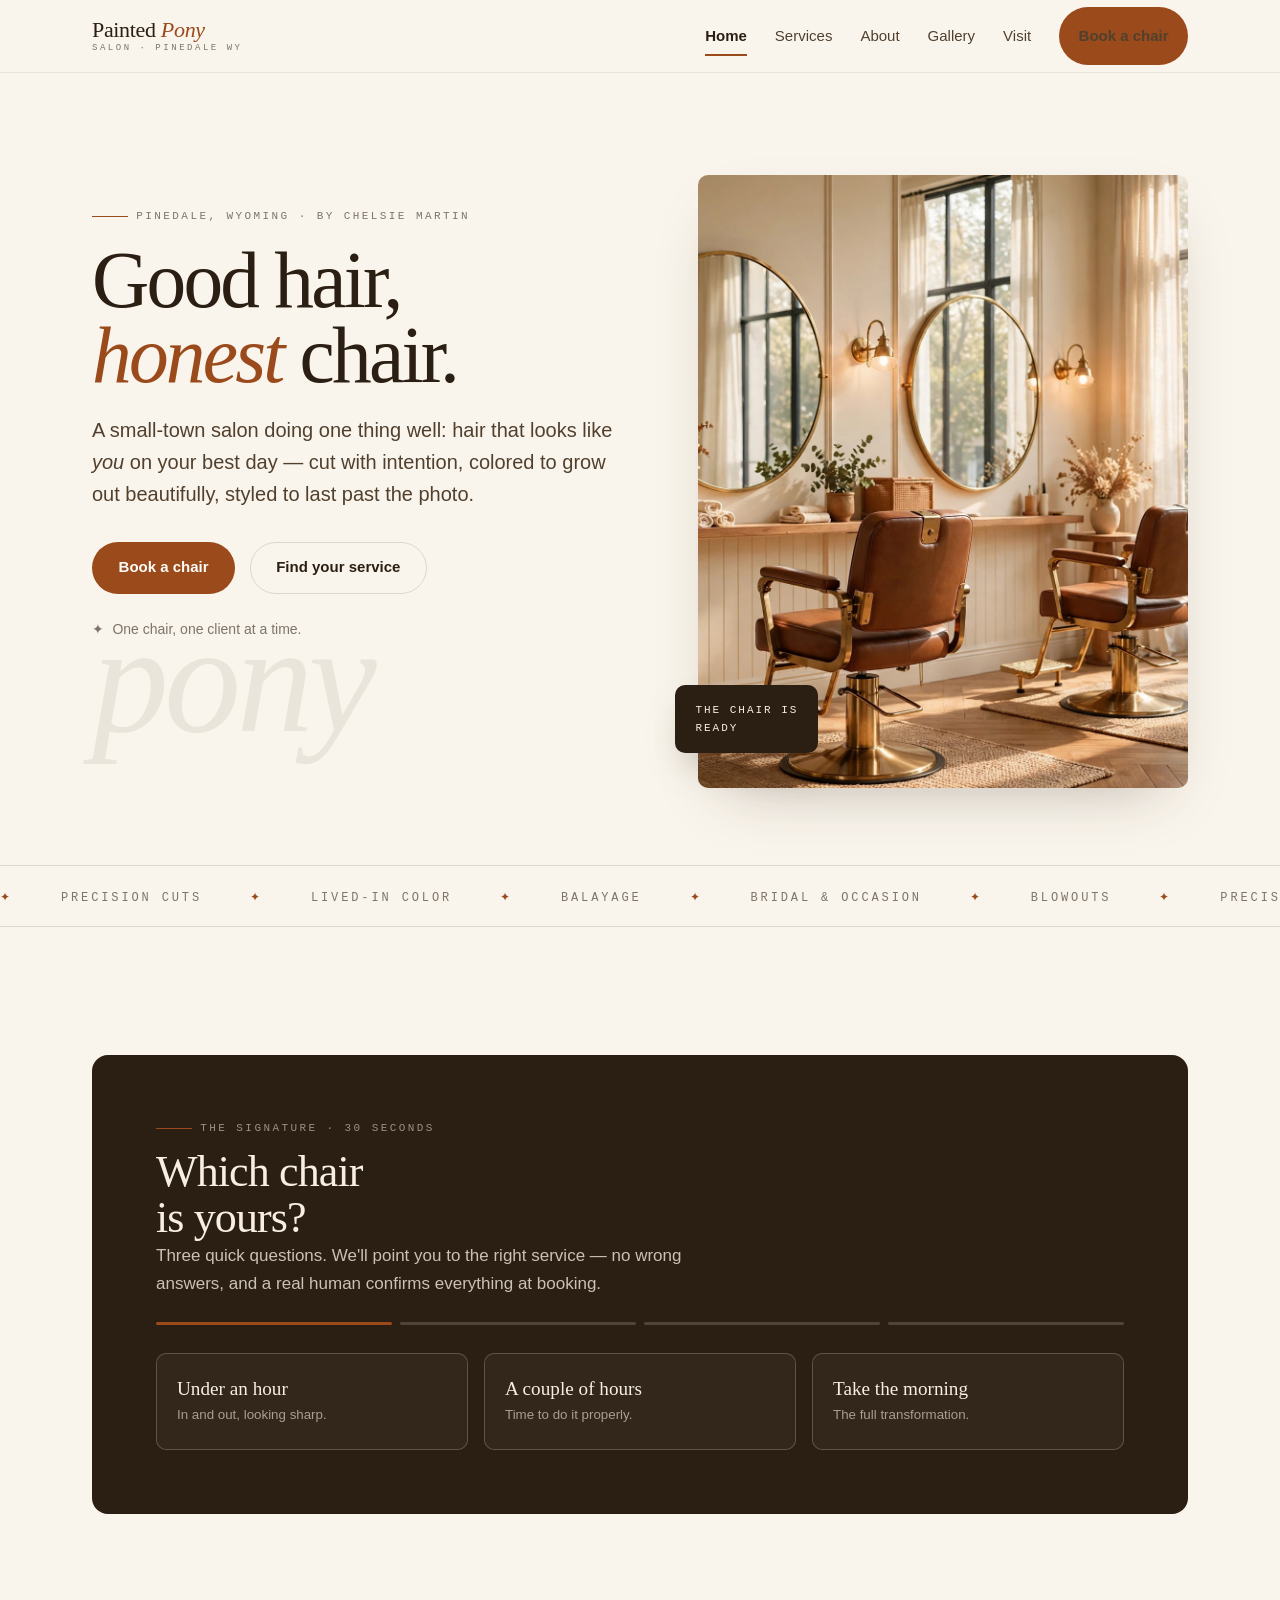
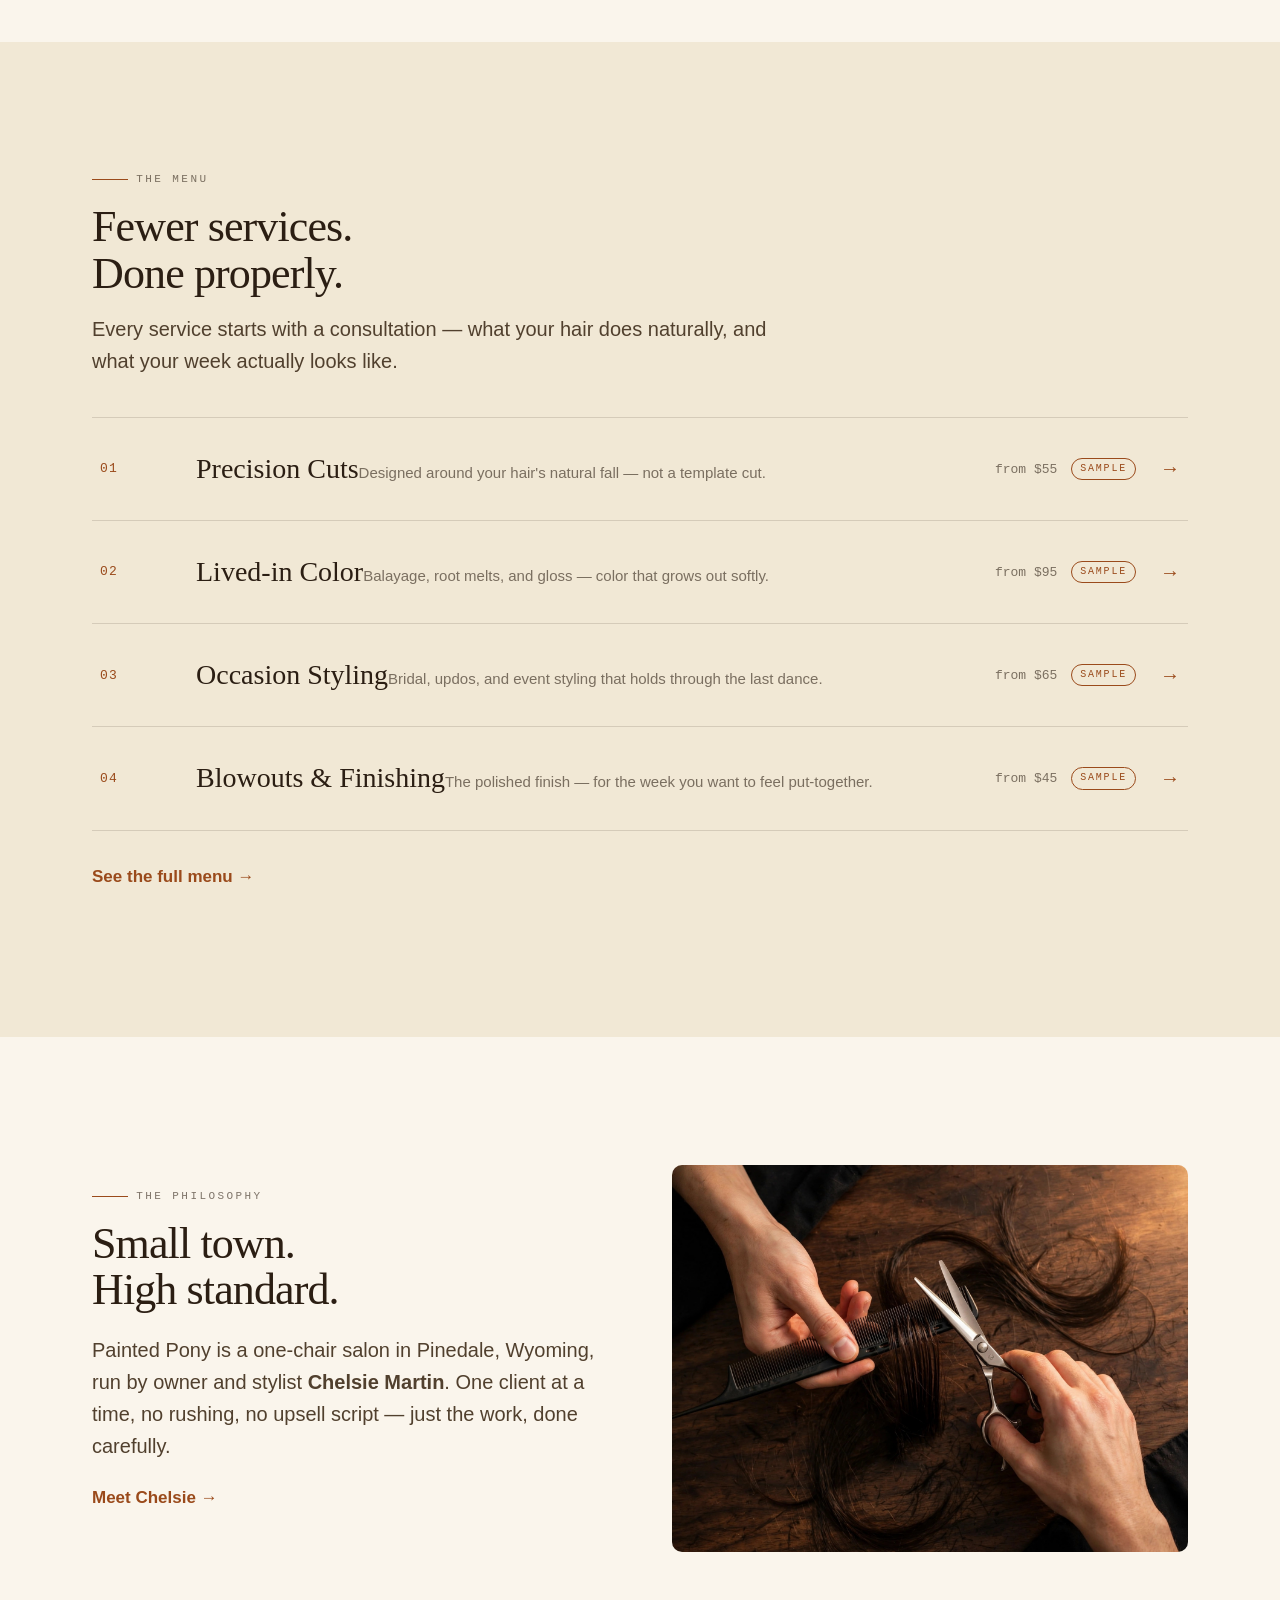
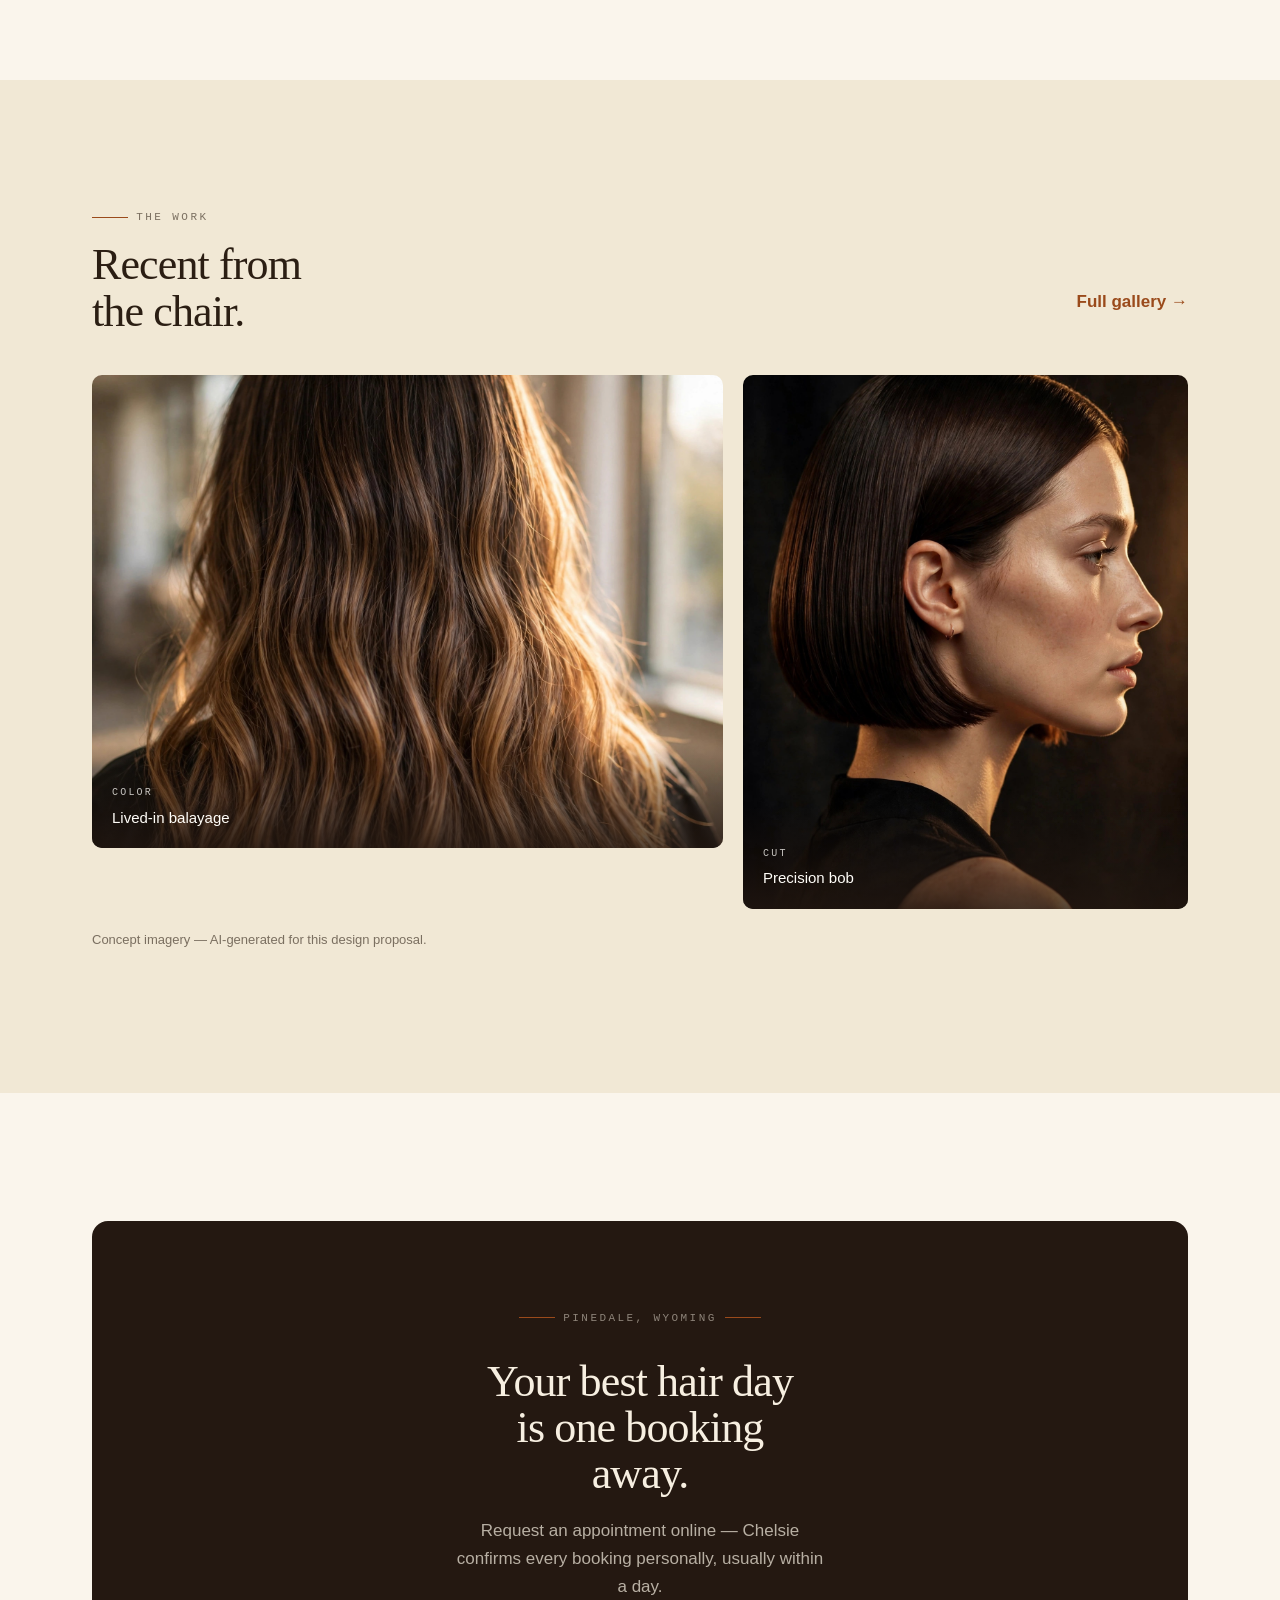
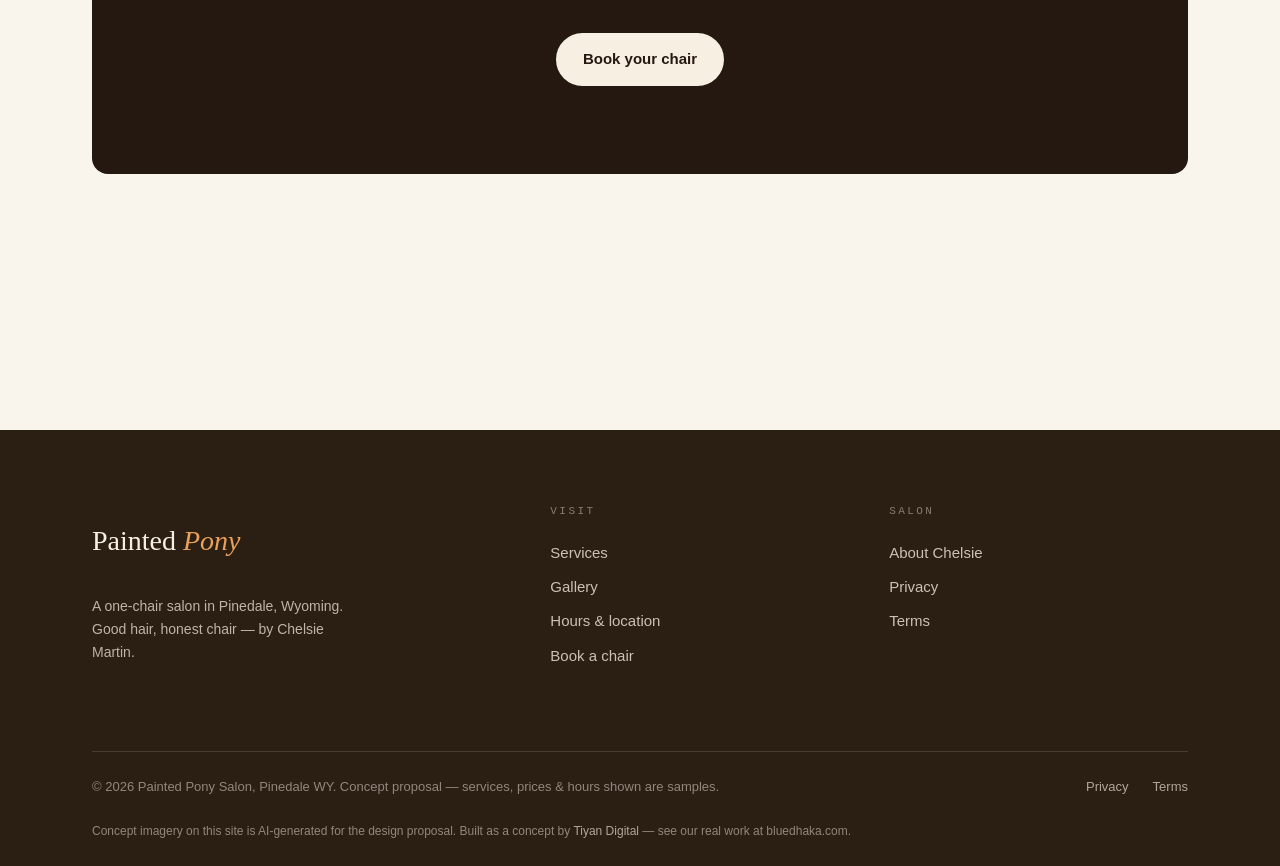
<file: index.html>
<!DOCTYPE html>
<html lang="en">
<head>
<meta charset="utf-8">
<meta name="viewport" content="width=device-width, initial-scale=1">
<title>Painted Pony Salon — Hair Salon in Pinedale, Wyoming</title>
<meta name="description" content="Painted Pony Salon in Pinedale, WY. Precision cuts, lived-in color, and occasion styling by Chelsie Martin. See the work, find your service, book your chair.">
<meta property="og:title" content="Painted Pony Salon — Pinedale, Wyoming">
<meta property="og:description" content="Precision cuts, lived-in color, occasion styling. Good hair, honest chair.">
<meta property="og:type" content="website">
<link rel="stylesheet" href="assets/css/site.css">
<script src="assets/js/config.js" defer></script>
<script src="assets/js/site.js" defer></script>
</head>
<body>
<!-- BUSINESS NAME: "Painted Pony Salon" — single source in assets/js/config.js (BUSINESS.name); mirrored here so the page renders without JavaScript. -->

<header class="site-head">
  <div class="wrap bar">
    <a class="brand" href="index.html" aria-label="Painted Pony Salon — home">
      <span class="word">Painted <em>Pony</em></span>
      <span class="sub">SALON · PINEDALE WY</span>
    </a>
    <button class="nav-toggle" aria-expanded="false" aria-controls="main-nav" aria-label="Open menu">☰</button>
    <nav class="nav" id="main-nav" aria-label="Main">
      <a href="index.html" aria-current="page">Home</a>
      <a href="services.html">Services</a>
      <a href="about.html">About</a>
      <a href="gallery.html">Gallery</a>
      <a href="visit.html">Visit</a>
      <a href="visit.html#book" class="btn btn-primary btn-sm">Book a chair</a>
    </nav>
  </div>
</header>

<main>
  <!-- HERO -->
  <section class="hero">
    <div class="wrap hero-grid">
      <div class="hero-copy">
        <p class="eyebrow rv">Pinedale, Wyoming · by Chelsie Martin</p>
        <h1 class="display rv d1">Good hair,<br><em>honest</em> chair.</h1>
        <p class="lede rv d2">A small-town salon doing one thing well: hair that looks like <em>you</em> on your best day — cut with intention, colored to grow out beautifully, styled to last past the photo.</p>
        <div class="hero-ctas rv d3">
          <a href="visit.html#book" class="btn btn-primary">Book a chair</a>
          <a href="#finder" class="btn btn-ghost">Find your service</a>
        </div>
        <p class="hero-note rv d4"><span aria-hidden="true">✦</span> One chair, one client at a time.</p>
        <div class="ghost-word" aria-hidden="true">pony</div>
      </div>
      <div class="hero-media rv d2">
        <div class="frame">
          <img src="assets/img/hero-interior.jpg" alt="Sunlit interior of Painted Pony Salon with leather styling chairs and brass fixtures" width="1920" height="1280" fetchpriority="high">
        </div>
        <div class="stamp">The chair is<br>ready</div>
      </div>
    </div>
  </section>

  <!-- QUIET STRIP -->
  <div class="strip" aria-hidden="true">
    <div class="track">
      <span><i>✦</i>Precision cuts</span><span><i>✦</i>Lived-in color</span><span><i>✦</i>Balayage</span><span><i>✦</i>Bridal &amp; occasion</span><span><i>✦</i>Blowouts</span>
      <span><i>✦</i>Precision cuts</span><span><i>✦</i>Lived-in color</span><span><i>✦</i>Balayage</span><span><i>✦</i>Bridal &amp; occasion</span><span><i>✦</i>Blowouts</span>
    </div>
  </div>

  <!-- SIGNATURE: THE CHAIR QUIZ -->
  <section id="finder">
    <div class="wrap">
      <div class="quiz rv" id="chair-quiz">
        <p class="eyebrow">The signature · 30 seconds</p>
        <h2 class="h2">Which chair<br>is yours?</h2>
        <p class="measure">Three quick questions. We'll point you to the right service — no wrong answers, and a real human confirms everything at booking.</p>
        <div class="quiz-progress" aria-hidden="true"><i class="on"></i><i></i><i></i><i></i></div>

        <div class="quiz-step active" data-step="0">
          <div class="quiz-opts" role="group" aria-label="How much time do you have?">
            <button class="quiz-opt" data-q="time" data-a="quick"><strong>Under an hour</strong><small>In and out, looking sharp.</small></button>
            <button class="quiz-opt" data-q="time" data-a="some"><strong>A couple of hours</strong><small>Time to do it properly.</small></button>
            <button class="quiz-opt" data-q="time" data-a="day"><strong>Take the morning</strong><small>The full transformation.</small></button>
          </div>
        </div>

        <div class="quiz-step" data-step="1">
          <div class="quiz-opts" role="group" aria-label="What are you after?">
            <button class="quiz-opt" data-q="vibe" data-a="cut"><strong>Shape &amp; cut</strong><small>Fix the silhouette.</small></button>
            <button class="quiz-opt" data-q="vibe" data-a="color"><strong>Color</strong><small>Dimension, brightness, change.</small></button>
            <button class="quiz-opt" data-q="vibe" data-a="event"><strong>An occasion</strong><small>Wedding, photos, big night.</small></button>
          </div>
          <button class="quiz-back" data-back="0">← back</button>
        </div>

        <div class="quiz-step" data-step="2">
          <div class="quiz-opts" role="group" aria-label="How much upkeep do you want?">
            <button class="quiz-opt" data-q="maint" data-a="low"><strong>Low upkeep</strong><small>Grows out gracefully.</small></button>
            <button class="quiz-opt" data-q="maint" data-a="mid"><strong>Some upkeep</strong><small>Regular trims are fine.</small></button>
            <button class="quiz-opt" data-q="maint" data-a="high"><strong>High polish</strong><small>I'll keep the appointments.</small></button>
          </div>
          <button class="quiz-back" data-back="1">← back</button>
        </div>

        <div class="quiz-step" data-step="3">
          <div class="quiz-result" data-result>
            <p class="meta">Your match · <span data-price>from $55 · 1 hr</span> · sample pricing</p>
            <p class="svc">Precision Cut</p>
            <p class="why">A cut designed around your hair's natural fall and your routine.</p>
            <div style="display:flex;flex-wrap:wrap;gap:.9rem;margin-top:1.5rem">
              <a href="visit.html#book" class="btn btn-light" data-book>Book Precision Cut</a>
              <button class="btn btn-ghost" data-restart style="color:var(--dark-ink);border-color:rgba(247,239,225,.35)">Start over</button>
            </div>
          </div>
        </div>
      </div>
    </div>
  </section>

  <!-- SERVICES — editorial numbered list -->
  <section class="band">
    <div class="wrap">
      <p class="eyebrow rv">The menu</p>
      <h2 class="h2 rv d1" style="max-width:14ch;margin-top:1rem">Fewer services.<br>Done properly.</h2>
      <p class="lede rv d2" style="margin-top:1rem">Every service starts with a consultation — what your hair does naturally, and what your week actually looks like.</p>
      <div class="svc-list rv d3">
        <a class="svc-row" href="services.html#cuts">
          <span class="num">01</span>
          <span><span class="name">Precision Cuts</span><span class="desc">Designed around your hair's natural fall — not a template cut.</span></span>
          <span class="from">from $55 <span class="sample">sample</span></span>
          <span class="go" aria-hidden="true">→</span>
        </a>
        <a class="svc-row" href="services.html#color">
          <span class="num">02</span>
          <span><span class="name">Lived-in Color</span><span class="desc">Balayage, root melts, and gloss — color that grows out softly.</span></span>
          <span class="from">from $95 <span class="sample">sample</span></span>
          <span class="go" aria-hidden="true">→</span>
        </a>
        <a class="svc-row" href="services.html#occasion">
          <span class="num">03</span>
          <span><span class="name">Occasion Styling</span><span class="desc">Bridal, updos, and event styling that holds through the last dance.</span></span>
          <span class="from">from $65 <span class="sample">sample</span></span>
          <span class="go" aria-hidden="true">→</span>
        </a>
        <a class="svc-row" href="services.html#finish">
          <span class="num">04</span>
          <span><span class="name">Blowouts &amp; Finishing</span><span class="desc">The polished finish — for the week you want to feel put-together.</span></span>
          <span class="from">from $45 <span class="sample">sample</span></span>
          <span class="go" aria-hidden="true">→</span>
        </a>
      </div>
      <p class="rv d4" style="margin-top:2rem"><a class="link-arrow" href="services.html">See the full menu →</a></p>
    </div>
  </section>

  <!-- PHILOSOPHY -->
  <section>
    <div class="wrap">
      <div class="info-grid" style="align-items:center">
        <div>
          <p class="eyebrow rv">The philosophy</p>
          <h2 class="h2 rv d1" style="margin-top:1rem">Small town.<br>High standard.</h2>
          <p class="lede rv d2" style="margin-top:1.25rem">Painted Pony is a one-chair salon in Pinedale, Wyoming, run by owner and stylist <strong>Chelsie Martin</strong>. One client at a time, no rushing, no upsell script — just the work, done carefully.</p>
          <p class="rv d3"><a class="link-arrow" href="about.html">Meet Chelsie →</a></p>
        </div>
        <div class="rv d2">
          <div class="g-item" style="aspect-ratio:4/3">
            <img src="assets/img/about-craft.jpg" alt="Stylist's hands sectioning hair with scissors and comb" width="1920" height="1280" loading="lazy">
          </div>
        </div>
      </div>
    </div>
  </section>

  <!-- GALLERY PREVIEW -->
  <section class="band" style="padding-top:clamp(4.5rem,10vw,8rem)">
    <div class="wrap">
      <div style="display:flex;justify-content:space-between;align-items:end;gap:1rem;flex-wrap:wrap">
        <div>
          <p class="eyebrow rv">The work</p>
          <h2 class="h2 rv d1" style="margin-top:1rem">Recent from<br>the chair.</h2>
        </div>
        <p class="rv d2"><a class="link-arrow" href="gallery.html">Full gallery →</a></p>
      </div>
      <div class="g-grid rv d3" style="margin-top:2.5rem">
        <figure class="g-item g-a" style="margin:0">
          <img src="assets/img/gallery-balayage.jpg" alt="Long hair with soft caramel balayage, back view" width="1920" height="1280" loading="lazy">
          <figcaption><span class="tag">Color</span>Lived-in balayage</figcaption>
        </figure>
        <figure class="g-item g-b" style="margin:0">
          <img src="assets/img/gallery-bob.jpg" alt="Sleek precision bob haircut, side profile" width="1280" height="1920" loading="lazy">
          <figcaption><span class="tag">Cut</span>Precision bob</figcaption>
        </figure>
      </div>
      <p class="rv" style="margin-top:1.25rem;font-size:.8125rem;color:var(--muted)">Concept imagery — AI-generated for this design proposal.</p>
    </div>
  </section>

  <!-- CLOSING -->
  <section>
    <div class="wrap">
      <div class="closing rv">
        <p class="eyebrow center">Pinedale, Wyoming</p>
        <h2 class="h2">Your best hair day<br>is one booking away.</h2>
        <p>Request an appointment online — Chelsie confirms every booking personally, usually within a day.</p>
        <a href="visit.html#book" class="btn btn-light">Book your chair</a>
      </div>
    </div>
  </section>
</main>

<footer class="site-foot">
  <div class="wrap">
    <div class="foot-top">
      <div class="foot-brand">
        <p class="word">Painted <em>Pony</em></p>
        <p>A one-chair salon in Pinedale, Wyoming. Good hair, honest chair — by Chelsie Martin.</p>
      </div>
      <div class="foot-col">
        <h4>Visit</h4>
        <a href="services.html">Services</a>
        <a href="gallery.html">Gallery</a>
        <a href="visit.html">Hours &amp; location</a>
        <a href="visit.html#book">Book a chair</a>
      </div>
      <div class="foot-col">
        <h4>Salon</h4>
        <a href="about.html">About Chelsie</a>
        <a href="privacy.html">Privacy</a>
        <a href="terms.html">Terms</a>
      </div>
    </div>
    <div class="foot-bottom">
      <span>© <span data-year>2026</span> <span data-biz="name">Painted Pony Salon</span>, Pinedale WY. Concept proposal — services, prices &amp; hours shown are samples.</span>
      <span class="legal">
        <a href="privacy.html">Privacy</a>
        <a href="terms.html">Terms</a>
      </span>
    </div>
    <div class="foot-bottom" style="border-top:0;padding-top:0">
      <span style="font-size:.75rem">Concept imagery on this site is AI-generated for the design proposal. Built as a concept by <a href="https://bluedhaka.com" rel="noopener">Tiyan Digital</a> — see our real work at bluedhaka.com.</span>
    </div>
  </div>
</footer>
</body>
</html>
</file>
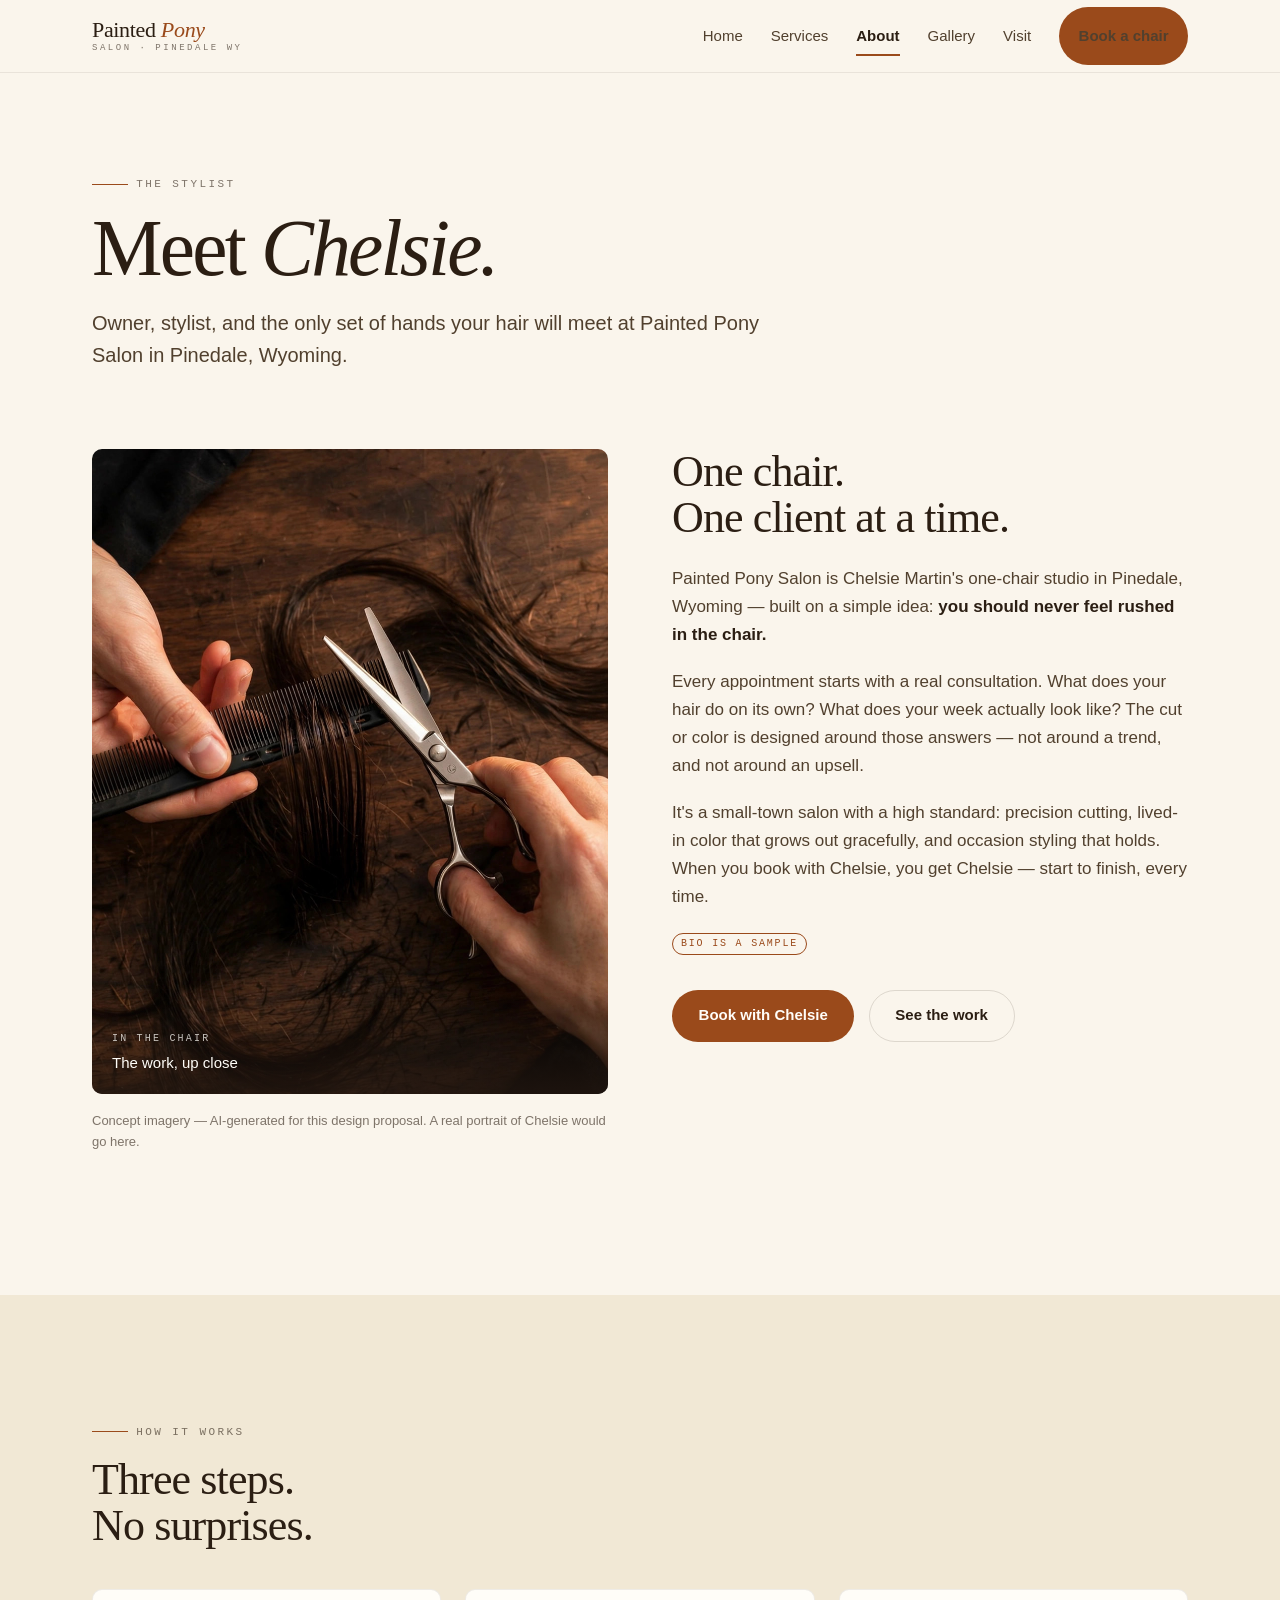
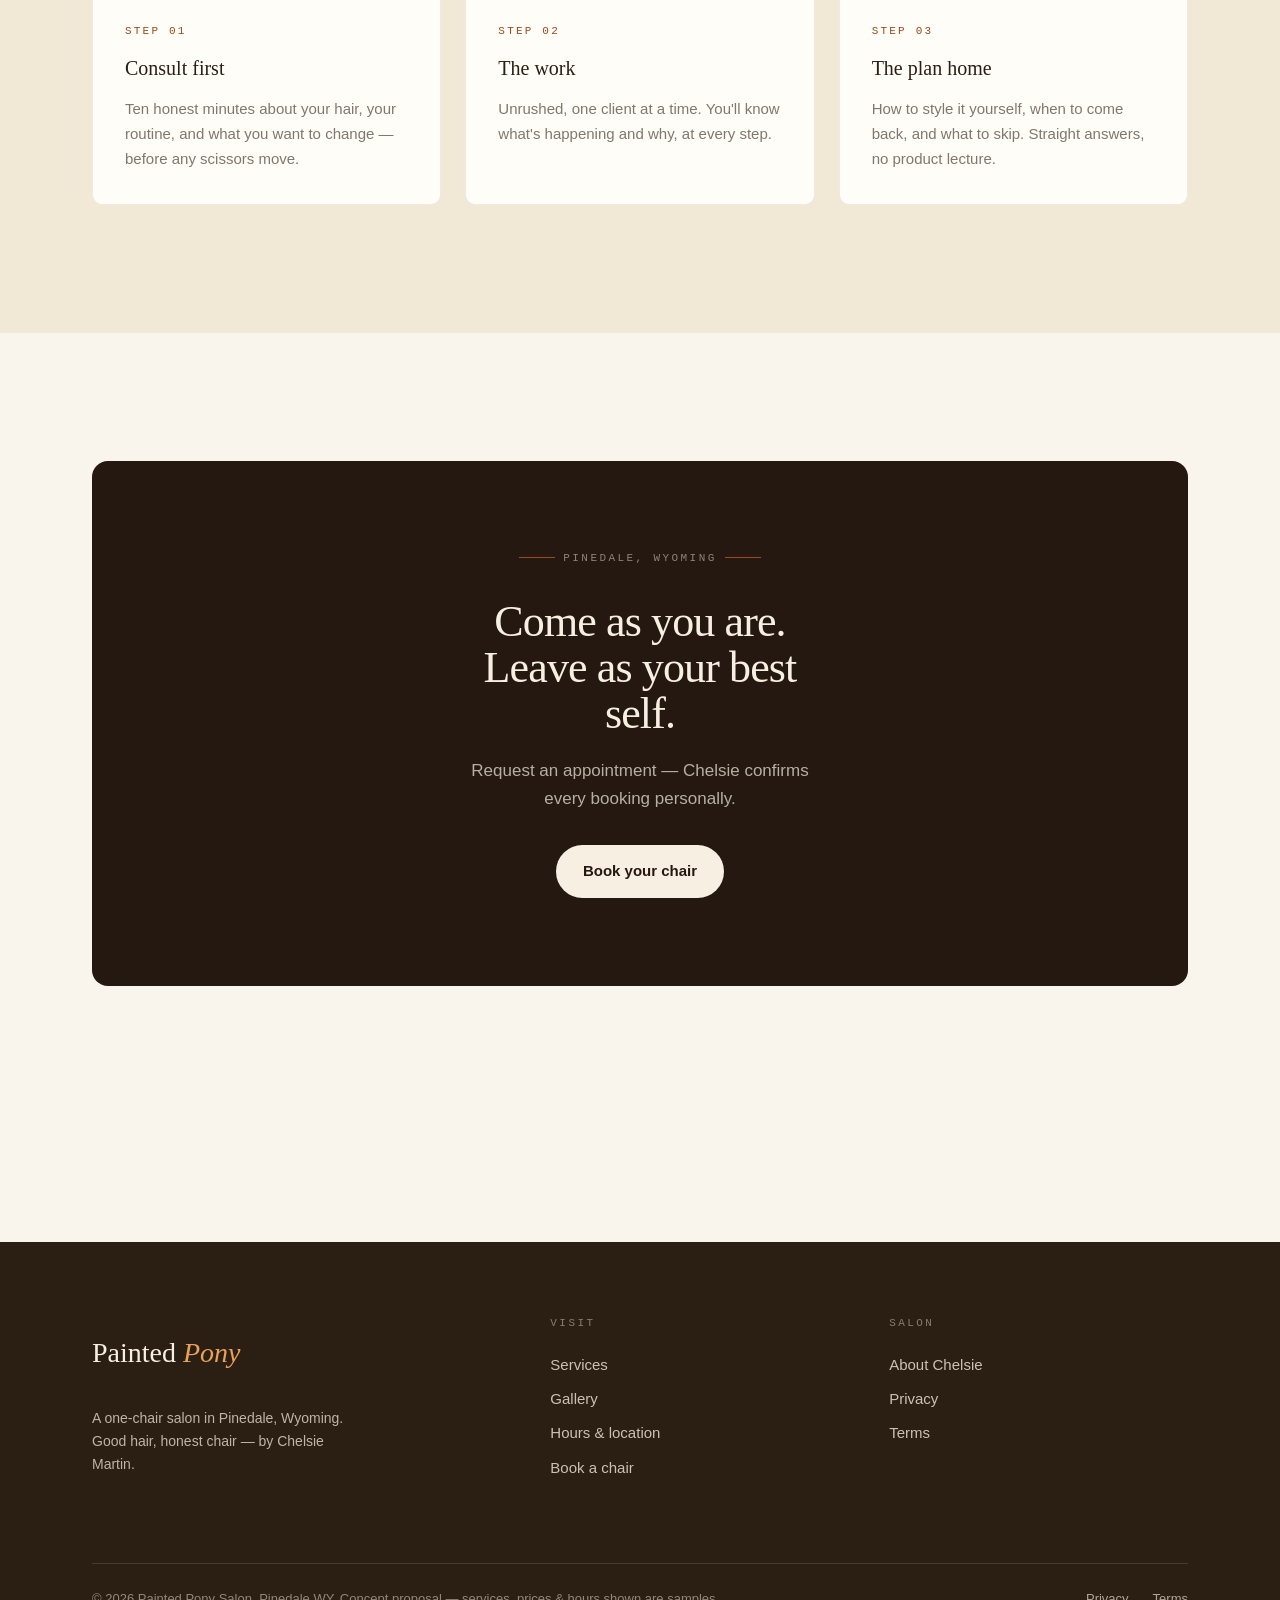
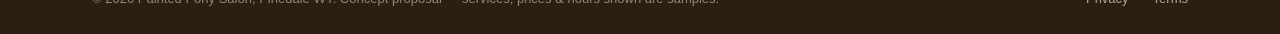
<file: about.html>
<!DOCTYPE html>
<html lang="en">
<head>
<meta charset="utf-8">
<meta name="viewport" content="width=device-width, initial-scale=1">
<title>About Chelsie Martin — Painted Pony Salon, Pinedale WY</title>
<meta name="description" content="Meet Chelsie Martin, owner and stylist of Painted Pony Salon in Pinedale, Wyoming. One chair, one client at a time.">
<meta property="og:title" content="About — Painted Pony Salon">
<link rel="stylesheet" href="assets/css/site.css">
<script src="assets/js/config.js" defer></script>
<script src="assets/js/site.js" defer></script>
</head>
<body>
<header class="site-head">
  <div class="wrap bar">
    <a class="brand" href="index.html" aria-label="Painted Pony Salon — home">
      <span class="word">Painted <em>Pony</em></span>
      <span class="sub">SALON · PINEDALE WY</span>
    </a>
    <button class="nav-toggle" aria-expanded="false" aria-controls="main-nav" aria-label="Open menu">☰</button>
    <nav class="nav" id="main-nav" aria-label="Main">
      <a href="index.html">Home</a>
      <a href="services.html">Services</a>
      <a href="about.html" aria-current="page">About</a>
      <a href="gallery.html">Gallery</a>
      <a href="visit.html">Visit</a>
      <a href="visit.html#book" class="btn btn-primary btn-sm">Book a chair</a>
    </nav>
  </div>
</header>

<main>
  <section class="hero" style="padding-bottom:0">
    <div class="wrap">
      <p class="eyebrow rv">The stylist</p>
      <h1 class="display rv d1" style="margin:1.1rem 0 1.25rem;max-width:12ch">Meet <em>Chelsie.</em></h1>
      <p class="lede rv d2">Owner, stylist, and the only set of hands your hair will meet at Painted Pony Salon in Pinedale, Wyoming.</p>
    </div>
  </section>

  <section style="padding-top:3.5rem">
    <div class="wrap">
      <div class="info-grid" style="align-items:start">
        <div class="rv">
          <div class="g-item" style="aspect-ratio:4/5">
            <img src="assets/img/about-craft.jpg" alt="Close-up of a stylist's hands sectioning hair with scissors and comb" width="1920" height="1280" loading="lazy">
            <figcaption><span class="tag">In the chair</span>The work, up close</figcaption>
          </div>
          <p style="margin-top:1rem;font-size:.8125rem;color:var(--muted)">Concept imagery — AI-generated for this design proposal. A real portrait of Chelsie would go here.</p>
        </div>
        <div>
          <h2 class="h2 rv">One chair.<br>One client at a time.</h2>
          <div class="rv d1" style="margin-top:1.5rem">
            <p>Painted Pony Salon is Chelsie Martin's one-chair studio in Pinedale, Wyoming — built on a simple idea: <strong style="color:var(--ink)">you should never feel rushed in the chair.</strong></p>
            <p>Every appointment starts with a real consultation. What does your hair do on its own? What does your week actually look like? The cut or color is designed around those answers — not around a trend, and not around an upsell.</p>
            <p>It's a small-town salon with a high standard: precision cutting, lived-in color that grows out gracefully, and occasion styling that holds. When you book with Chelsie, you get Chelsie — start to finish, every time.</p>
          </div>
          <p class="rv d2"><span class="sample" style="margin-left:0">Bio is a sample</span></p>
          <div class="rv d2" style="margin-top:2rem;display:flex;gap:.9rem;flex-wrap:wrap">
            <a href="visit.html#book" class="btn btn-primary">Book with Chelsie</a>
            <a href="gallery.html" class="btn btn-ghost">See the work</a>
          </div>
        </div>
      </div>
    </div>
  </section>

  <section class="band">
    <div class="wrap">
      <p class="eyebrow rv">How it works</p>
      <h2 class="h2 rv d1" style="margin:1rem 0 2.5rem;max-width:16ch">Three steps.<br>No surprises.</h2>
      <div class="grid-3">
        <div class="card rv">
          <span class="kicker">Step 01</span>
          <h3>Consult first</h3>
          <p>Ten honest minutes about your hair, your routine, and what you want to change — before any scissors move.</p>
        </div>
        <div class="card rv d1">
          <span class="kicker">Step 02</span>
          <h3>The work</h3>
          <p>Unrushed, one client at a time. You'll know what's happening and why, at every step.</p>
        </div>
        <div class="card rv d2">
          <span class="kicker">Step 03</span>
          <h3>The plan home</h3>
          <p>How to style it yourself, when to come back, and what to skip. Straight answers, no product lecture.</p>
        </div>
      </div>
    </div>
  </section>

  <section>
    <div class="wrap">
      <div class="closing rv">
        <p class="eyebrow center">Pinedale, Wyoming</p>
        <h2 class="h2">Come as you are.<br>Leave as your best self.</h2>
        <p>Request an appointment — Chelsie confirms every booking personally.</p>
        <a href="visit.html#book" class="btn btn-light">Book your chair</a>
      </div>
    </div>
  </section>
</main>

<footer class="site-foot">
  <div class="wrap">
    <div class="foot-top">
      <div class="foot-brand">
        <p class="word">Painted <em>Pony</em></p>
        <p>A one-chair salon in Pinedale, Wyoming. Good hair, honest chair — by Chelsie Martin.</p>
      </div>
      <div class="foot-col">
        <h4>Visit</h4>
        <a href="services.html">Services</a>
        <a href="gallery.html">Gallery</a>
        <a href="visit.html">Hours &amp; location</a>
        <a href="visit.html#book">Book a chair</a>
      </div>
      <div class="foot-col">
        <h4>Salon</h4>
        <a href="about.html">About Chelsie</a>
        <a href="privacy.html">Privacy</a>
        <a href="terms.html">Terms</a>
      </div>
    </div>
    <div class="foot-bottom">
      <span>© <span data-year>2026</span> <span data-biz="name">Painted Pony Salon</span>, Pinedale WY. Concept proposal — services, prices &amp; hours shown are samples.</span>
      <span class="legal"><a href="privacy.html">Privacy</a><a href="terms.html">Terms</a></span>
    </div>
  </div>
</footer>
</body>
</html>
</file>
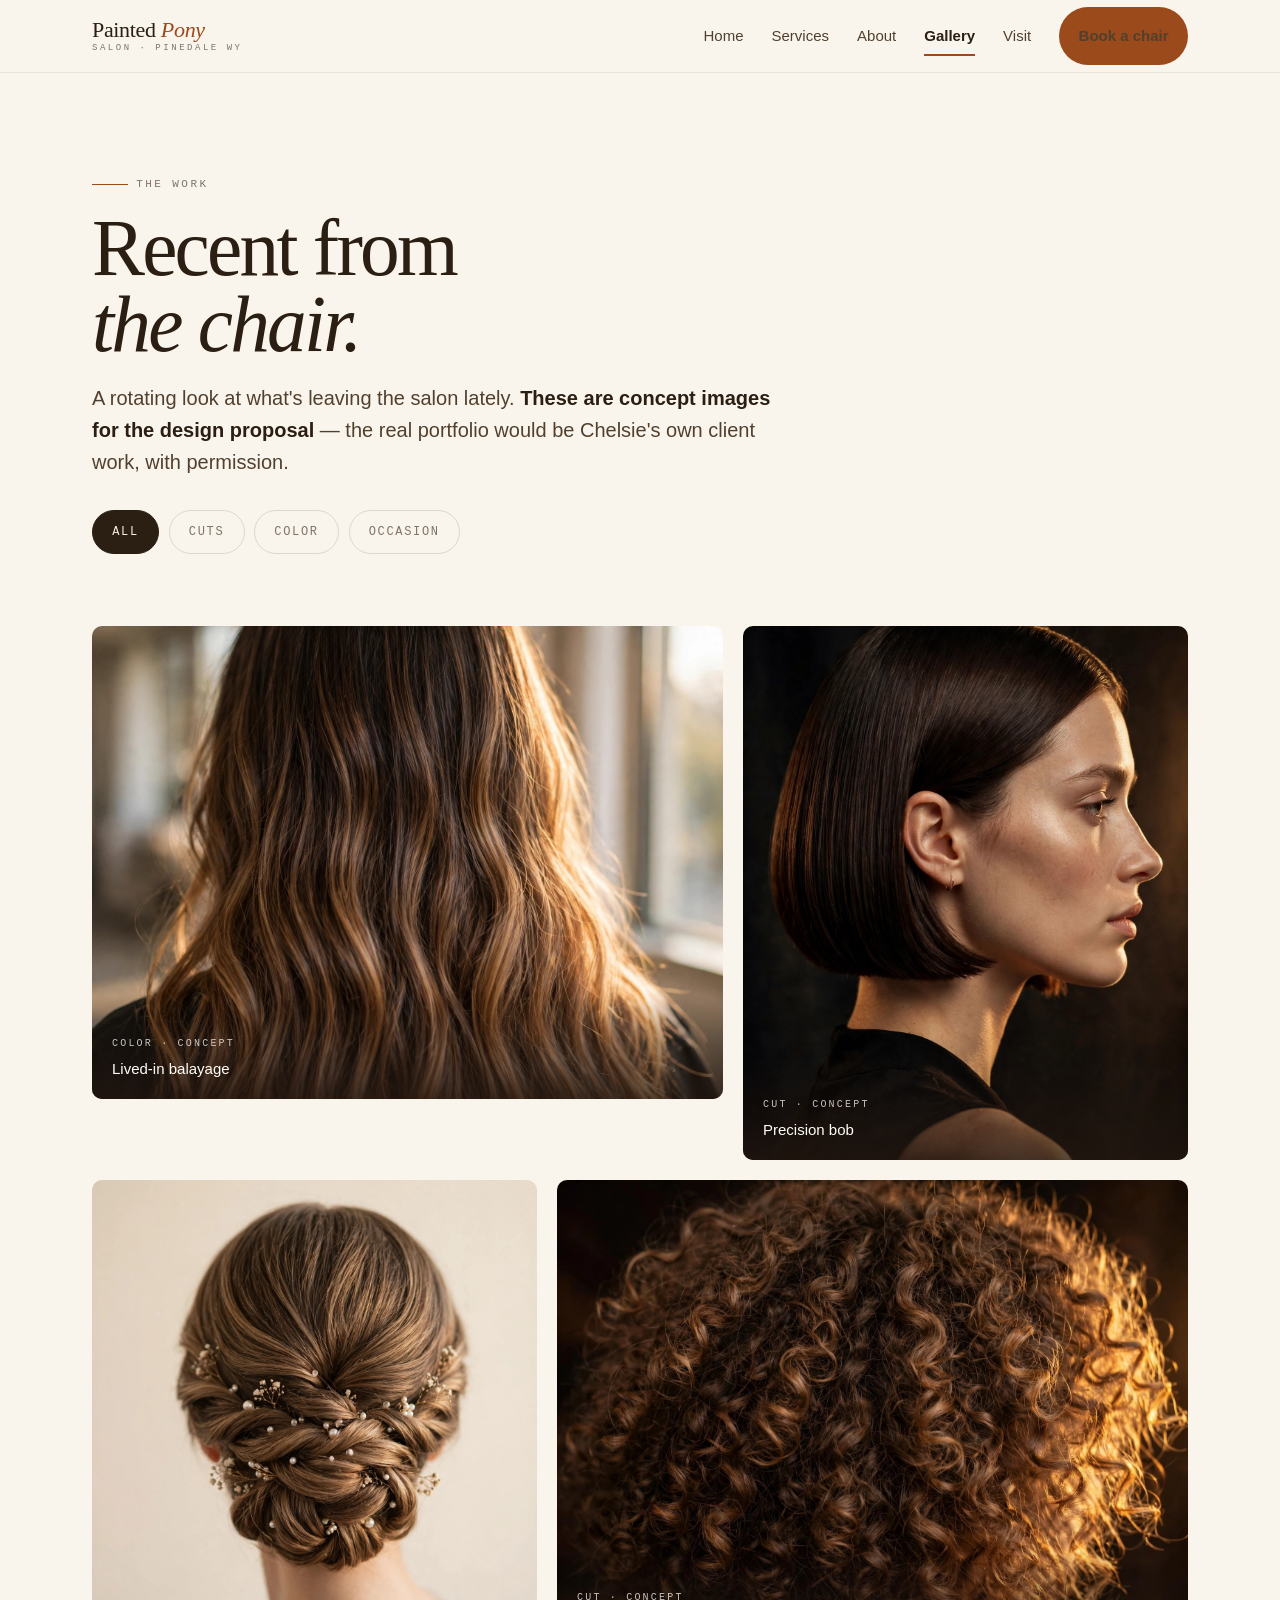
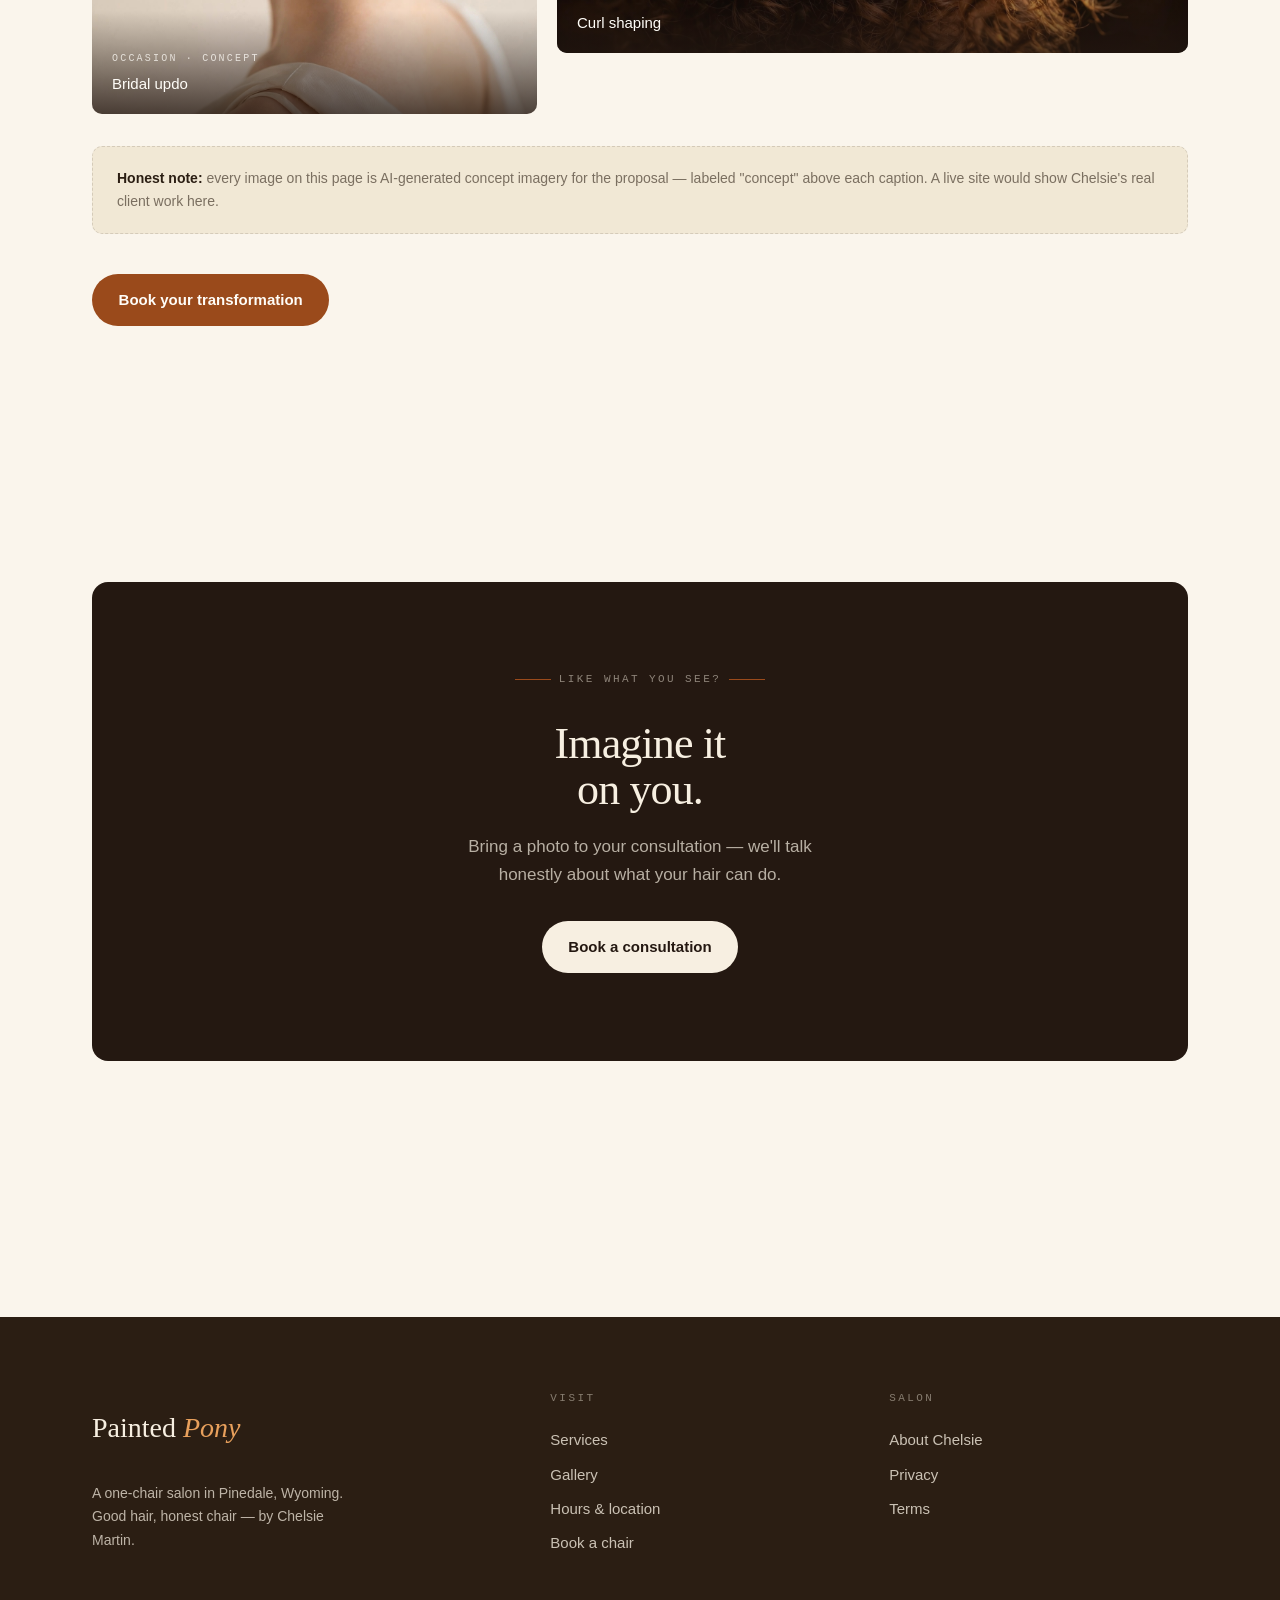
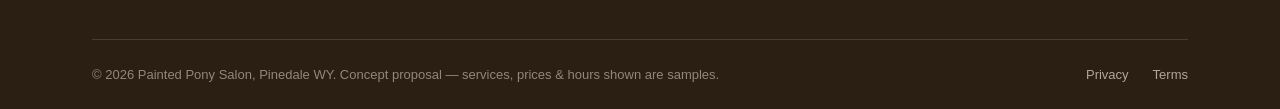
<file: gallery.html>
<!DOCTYPE html>
<html lang="en">
<head>
<meta charset="utf-8">
<meta name="viewport" content="width=device-width, initial-scale=1">
<title>Gallery — Painted Pony Salon, Pinedale WY</title>
<meta name="description" content="Hair work from the chair at Painted Pony Salon, Pinedale WY: balayage, precision cuts, bridal updos, and curls.">
<meta property="og:title" content="Gallery — Painted Pony Salon">
<link rel="stylesheet" href="assets/css/site.css">
<script src="assets/js/config.js" defer></script>
<script src="assets/js/site.js" defer></script>
<style>
.filters{ display:flex; flex-wrap:wrap; gap:.6rem; margin:2rem 0 2.5rem; }
.filter-btn{
  font-family:var(--mono); font-size:.75rem; letter-spacing:.14em; text-transform:uppercase;
  border:1px solid var(--line); background:transparent; color:var(--muted);
  border-radius:999px; padding:.6rem 1.2rem; cursor:pointer; min-height:2.75rem;
  transition:border-color .2s, color .2s, background .2s;
}
.filter-btn:hover{ border-color:var(--ink); color:var(--ink); }
.filter-btn.active{ background:var(--ink); border-color:var(--ink); color:var(--dark-ink); }
</style>
</head>
<body>
<header class="site-head">
  <div class="wrap bar">
    <a class="brand" href="index.html" aria-label="Painted Pony Salon — home">
      <span class="word">Painted <em>Pony</em></span>
      <span class="sub">SALON · PINEDALE WY</span>
    </a>
    <button class="nav-toggle" aria-expanded="false" aria-controls="main-nav" aria-label="Open menu">☰</button>
    <nav class="nav" id="main-nav" aria-label="Main">
      <a href="index.html">Home</a>
      <a href="services.html">Services</a>
      <a href="about.html">About</a>
      <a href="gallery.html" aria-current="page">Gallery</a>
      <a href="visit.html">Visit</a>
      <a href="visit.html#book" class="btn btn-primary btn-sm">Book a chair</a>
    </nav>
  </div>
</header>

<main>
  <section class="hero" style="padding-bottom:0">
    <div class="wrap">
      <p class="eyebrow rv">The work</p>
      <h1 class="display rv d1" style="margin:1.1rem 0 1.25rem;max-width:12ch">Recent from<br><em>the chair.</em></h1>
      <p class="lede rv d2">A rotating look at what's leaving the salon lately. <strong style="color:var(--ink)">These are concept images for the design proposal</strong> — the real portfolio would be Chelsie's own client work, with permission.</p>
      <div class="filters rv d3" role="group" aria-label="Filter gallery">
        <button class="filter-btn active" data-filter="all" aria-pressed="true">All</button>
        <button class="filter-btn" data-filter="cut" aria-pressed="false">Cuts</button>
        <button class="filter-btn" data-filter="color" aria-pressed="false">Color</button>
        <button class="filter-btn" data-filter="occasion" aria-pressed="false">Occasion</button>
      </div>
    </div>
  </section>

  <section style="padding-top:2rem">
    <div class="wrap">
      <div class="g-grid rv">
        <figure class="g-item g-a" data-cat="color" style="margin:0">
          <img src="assets/img/gallery-balayage.jpg" alt="Long hair with soft caramel balayage, back view" width="1920" height="1280" loading="lazy">
          <figcaption><span class="tag">Color · concept</span>Lived-in balayage</figcaption>
        </figure>
        <figure class="g-item g-b" data-cat="cut" style="margin:0">
          <img src="assets/img/gallery-bob.jpg" alt="Sleek precision bob haircut, side profile" width="1280" height="1920" loading="lazy">
          <figcaption><span class="tag">Cut · concept</span>Precision bob</figcaption>
        </figure>
        <figure class="g-item g-c" data-cat="occasion" style="margin:0">
          <img src="assets/img/gallery-updo.jpg" alt="Elegant bridal updo hairstyle, back view" width="1280" height="1920" loading="lazy">
          <figcaption><span class="tag">Occasion · concept</span>Bridal updo</figcaption>
        </figure>
        <figure class="g-item g-d" data-cat="cut" style="margin:0">
          <img src="assets/img/gallery-curls.jpg" alt="Natural voluminous curly hair texture in warm light" width="1920" height="1280" loading="lazy">
          <figcaption><span class="tag">Cut · concept</span>Curl shaping</figcaption>
        </figure>
      </div>
      <div class="form-note rv">
        <strong style="color:var(--ink)">Honest note:</strong> every image on this page is AI-generated concept imagery for the proposal — labeled "concept" above each caption. A live site would show Chelsie's real client work here.
      </div>
      <div class="rv" style="margin-top:2.5rem">
        <a href="visit.html#book" class="btn btn-primary">Book your transformation</a>
      </div>
    </div>
  </section>

  <section>
    <div class="wrap">
      <div class="closing rv">
        <p class="eyebrow center">Like what you see?</p>
        <h2 class="h2">Imagine it<br>on you.</h2>
        <p>Bring a photo to your consultation — we'll talk honestly about what your hair can do.</p>
        <a href="visit.html#book" class="btn btn-light">Book a consultation</a>
      </div>
    </div>
  </section>
</main>

<footer class="site-foot">
  <div class="wrap">
    <div class="foot-top">
      <div class="foot-brand">
        <p class="word">Painted <em>Pony</em></p>
        <p>A one-chair salon in Pinedale, Wyoming. Good hair, honest chair — by Chelsie Martin.</p>
      </div>
      <div class="foot-col">
        <h4>Visit</h4>
        <a href="services.html">Services</a>
        <a href="gallery.html">Gallery</a>
        <a href="visit.html">Hours &amp; location</a>
        <a href="visit.html#book">Book a chair</a>
      </div>
      <div class="foot-col">
        <h4>Salon</h4>
        <a href="about.html">About Chelsie</a>
        <a href="privacy.html">Privacy</a>
        <a href="terms.html">Terms</a>
      </div>
    </div>
    <div class="foot-bottom">
      <span>© <span data-year>2026</span> <span data-biz="name">Painted Pony Salon</span>, Pinedale WY. Concept proposal — services, prices &amp; hours shown are samples.</span>
      <span class="legal"><a href="privacy.html">Privacy</a><a href="terms.html">Terms</a></span>
    </div>
  </div>
</footer>
</body>
</html>
</file>
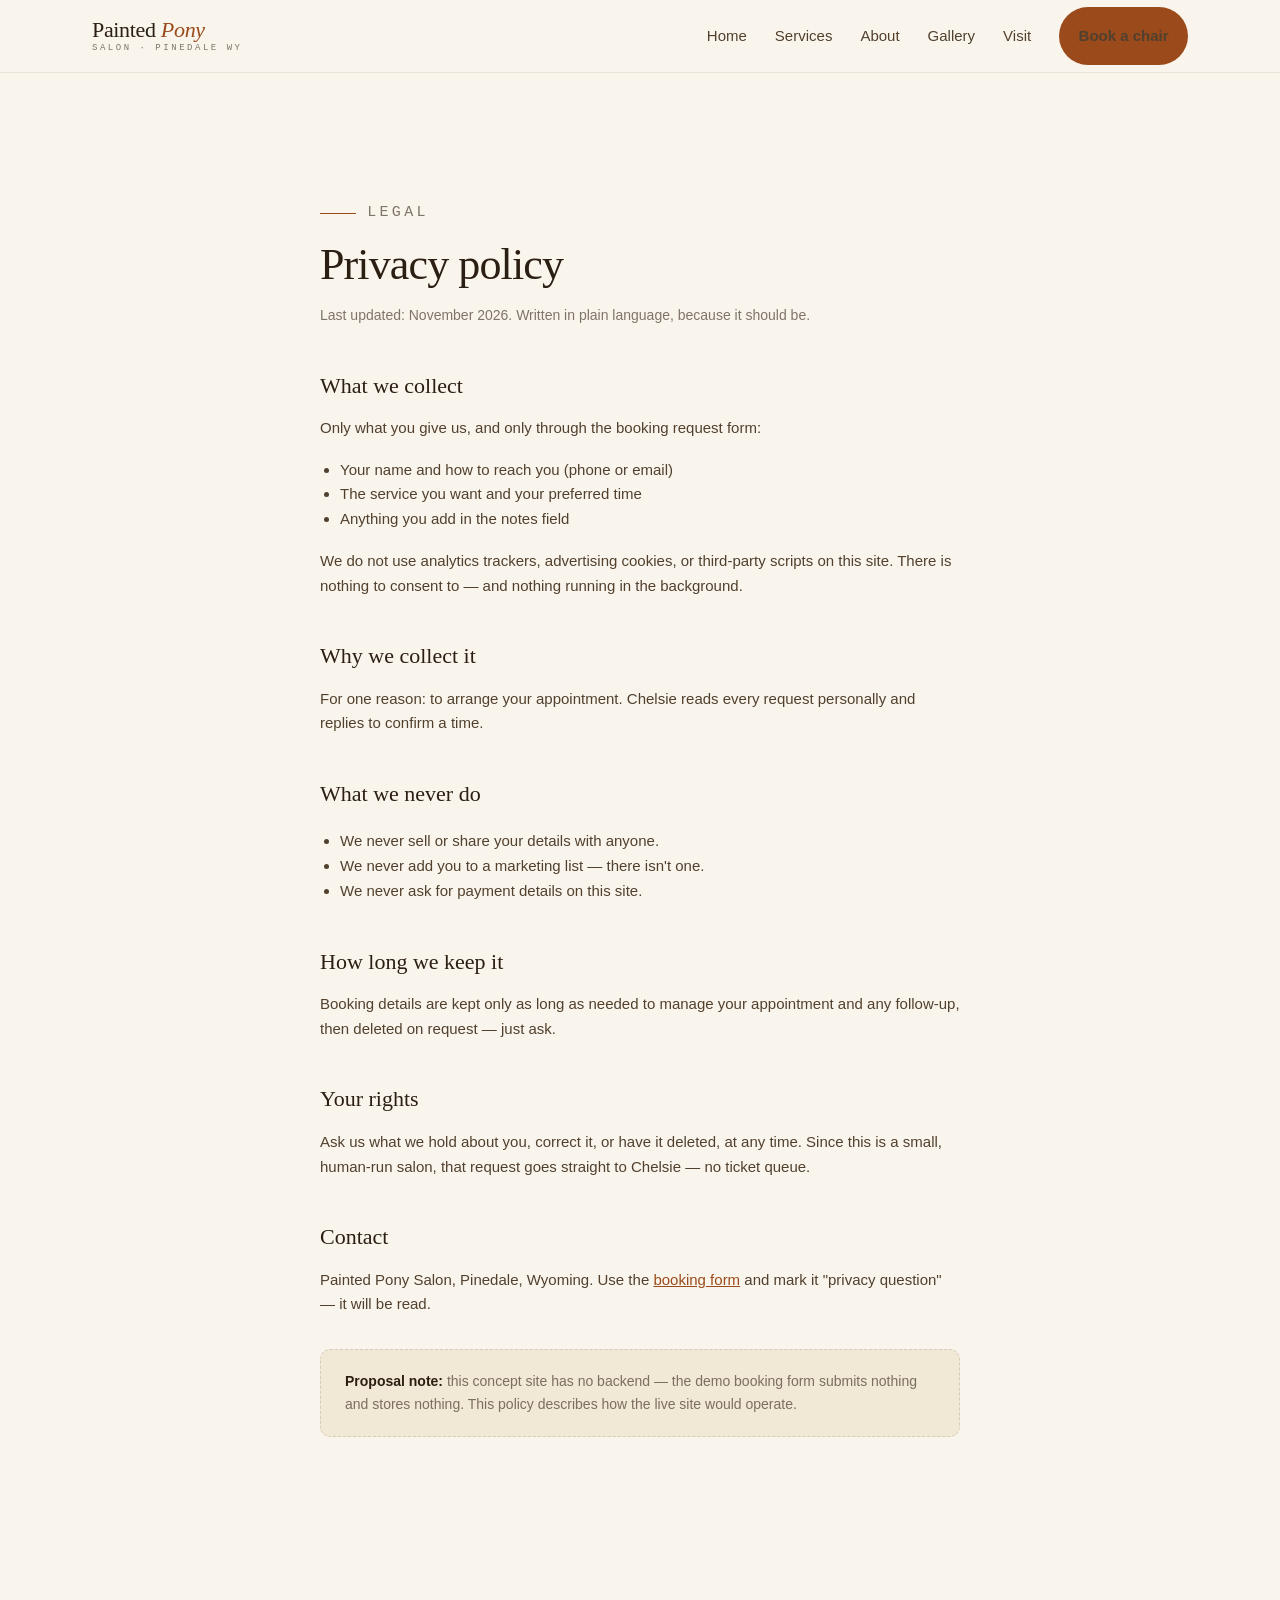
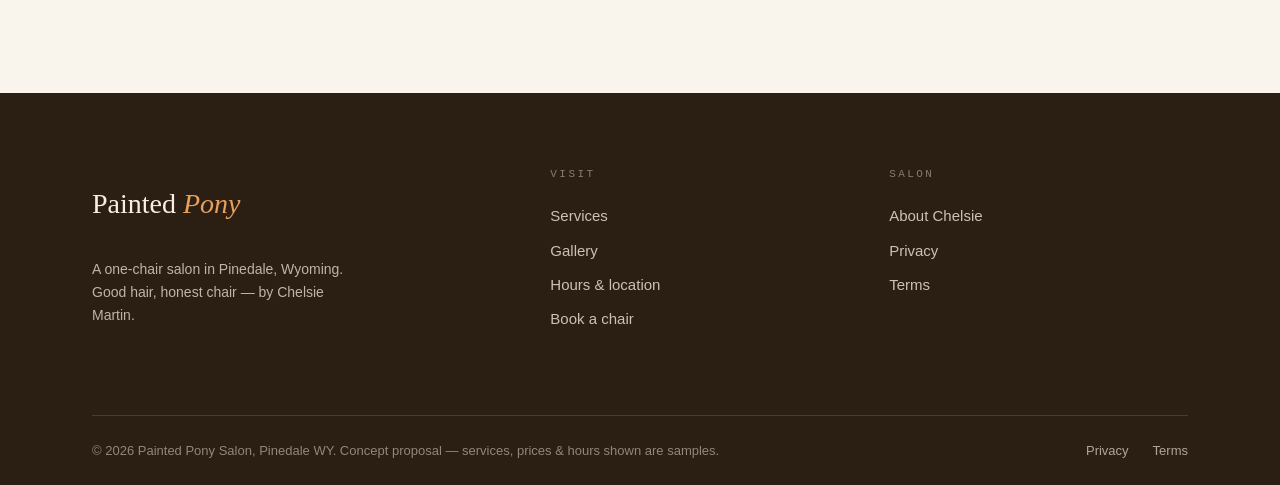
<file: privacy.html>
<!DOCTYPE html>
<html lang="en">
<head>
<meta charset="utf-8">
<meta name="viewport" content="width=device-width, initial-scale=1">
<title>Privacy Policy — Painted Pony Salon</title>
<meta name="description" content="How Painted Pony Salon handles your information — in plain language.">
<link rel="stylesheet" href="assets/css/site.css">
<script src="assets/js/config.js" defer></script>
<script src="assets/js/site.js" defer></script>
<style>
.legal-body h2{ font-size:1.375rem; margin:2.5rem 0 .75rem; }
.legal-body p,.legal-body li{ font-size:.9375rem; }
.legal-body ul{ padding-left:1.25rem; }
</style>
</head>
<body>
<header class="site-head">
  <div class="wrap bar">
    <a class="brand" href="index.html" aria-label="Painted Pony Salon — home">
      <span class="word">Painted <em>Pony</em></span>
      <span class="sub">SALON · PINEDALE WY</span>
    </a>
    <button class="nav-toggle" aria-expanded="false" aria-controls="main-nav" aria-label="Open menu">☰</button>
    <nav class="nav" id="main-nav" aria-label="Main">
      <a href="index.html">Home</a>
      <a href="services.html">Services</a>
      <a href="about.html">About</a>
      <a href="gallery.html">Gallery</a>
      <a href="visit.html">Visit</a>
      <a href="visit.html#book" class="btn btn-primary btn-sm">Book a chair</a>
    </nav>
  </div>
</header>

<main>
  <section>
    <div class="wrap legal-body" style="max-width:44rem">
      <p class="eyebrow rv">Legal</p>
      <h1 class="h2 rv d1" style="margin:1rem 0">Privacy policy</h1>
      <p class="rv d2" style="color:var(--muted);font-size:.875rem">Last updated: November 2026. Written in plain language, because it should be.</p>

      <h2>What we collect</h2>
      <p>Only what you give us, and only through the booking request form:</p>
      <ul>
        <li>Your name and how to reach you (phone or email)</li>
        <li>The service you want and your preferred time</li>
        <li>Anything you add in the notes field</li>
      </ul>
      <p>We do not use analytics trackers, advertising cookies, or third-party scripts on this site. There is nothing to consent to — and nothing running in the background.</p>

      <h2>Why we collect it</h2>
      <p>For one reason: to arrange your appointment. Chelsie reads every request personally and replies to confirm a time.</p>

      <h2>What we never do</h2>
      <ul>
        <li>We never sell or share your details with anyone.</li>
        <li>We never add you to a marketing list — there isn't one.</li>
        <li>We never ask for payment details on this site.</li>
      </ul>

      <h2>How long we keep it</h2>
      <p>Booking details are kept only as long as needed to manage your appointment and any follow-up, then deleted on request — just ask.</p>

      <h2>Your rights</h2>
      <p>Ask us what we hold about you, correct it, or have it deleted, at any time. Since this is a small, human-run salon, that request goes straight to Chelsie — no ticket queue.</p>

      <h2>Contact</h2>
      <p>Painted Pony Salon, Pinedale, Wyoming. Use the <a href="visit.html#book" style="color:var(--accent)">booking form</a> and mark it "privacy question" — it will be read.</p>

      <div class="form-note rv">
        <strong style="color:var(--ink)">Proposal note:</strong> this concept site has no backend — the demo booking form submits nothing and stores nothing. This policy describes how the live site would operate.
      </div>
    </div>
  </section>
</main>

<footer class="site-foot">
  <div class="wrap">
    <div class="foot-top">
      <div class="foot-brand">
        <p class="word">Painted <em>Pony</em></p>
        <p>A one-chair salon in Pinedale, Wyoming. Good hair, honest chair — by Chelsie Martin.</p>
      </div>
      <div class="foot-col">
        <h4>Visit</h4>
        <a href="services.html">Services</a>
        <a href="gallery.html">Gallery</a>
        <a href="visit.html">Hours &amp; location</a>
        <a href="visit.html#book">Book a chair</a>
      </div>
      <div class="foot-col">
        <h4>Salon</h4>
        <a href="about.html">About Chelsie</a>
        <a href="privacy.html">Privacy</a>
        <a href="terms.html">Terms</a>
      </div>
    </div>
    <div class="foot-bottom">
      <span>© <span data-year>2026</span> <span data-biz="name">Painted Pony Salon</span>, Pinedale WY. Concept proposal — services, prices &amp; hours shown are samples.</span>
      <span class="legal"><a href="privacy.html">Privacy</a><a href="terms.html">Terms</a></span>
    </div>
  </div>
</footer>
</body>
</html>
</file>
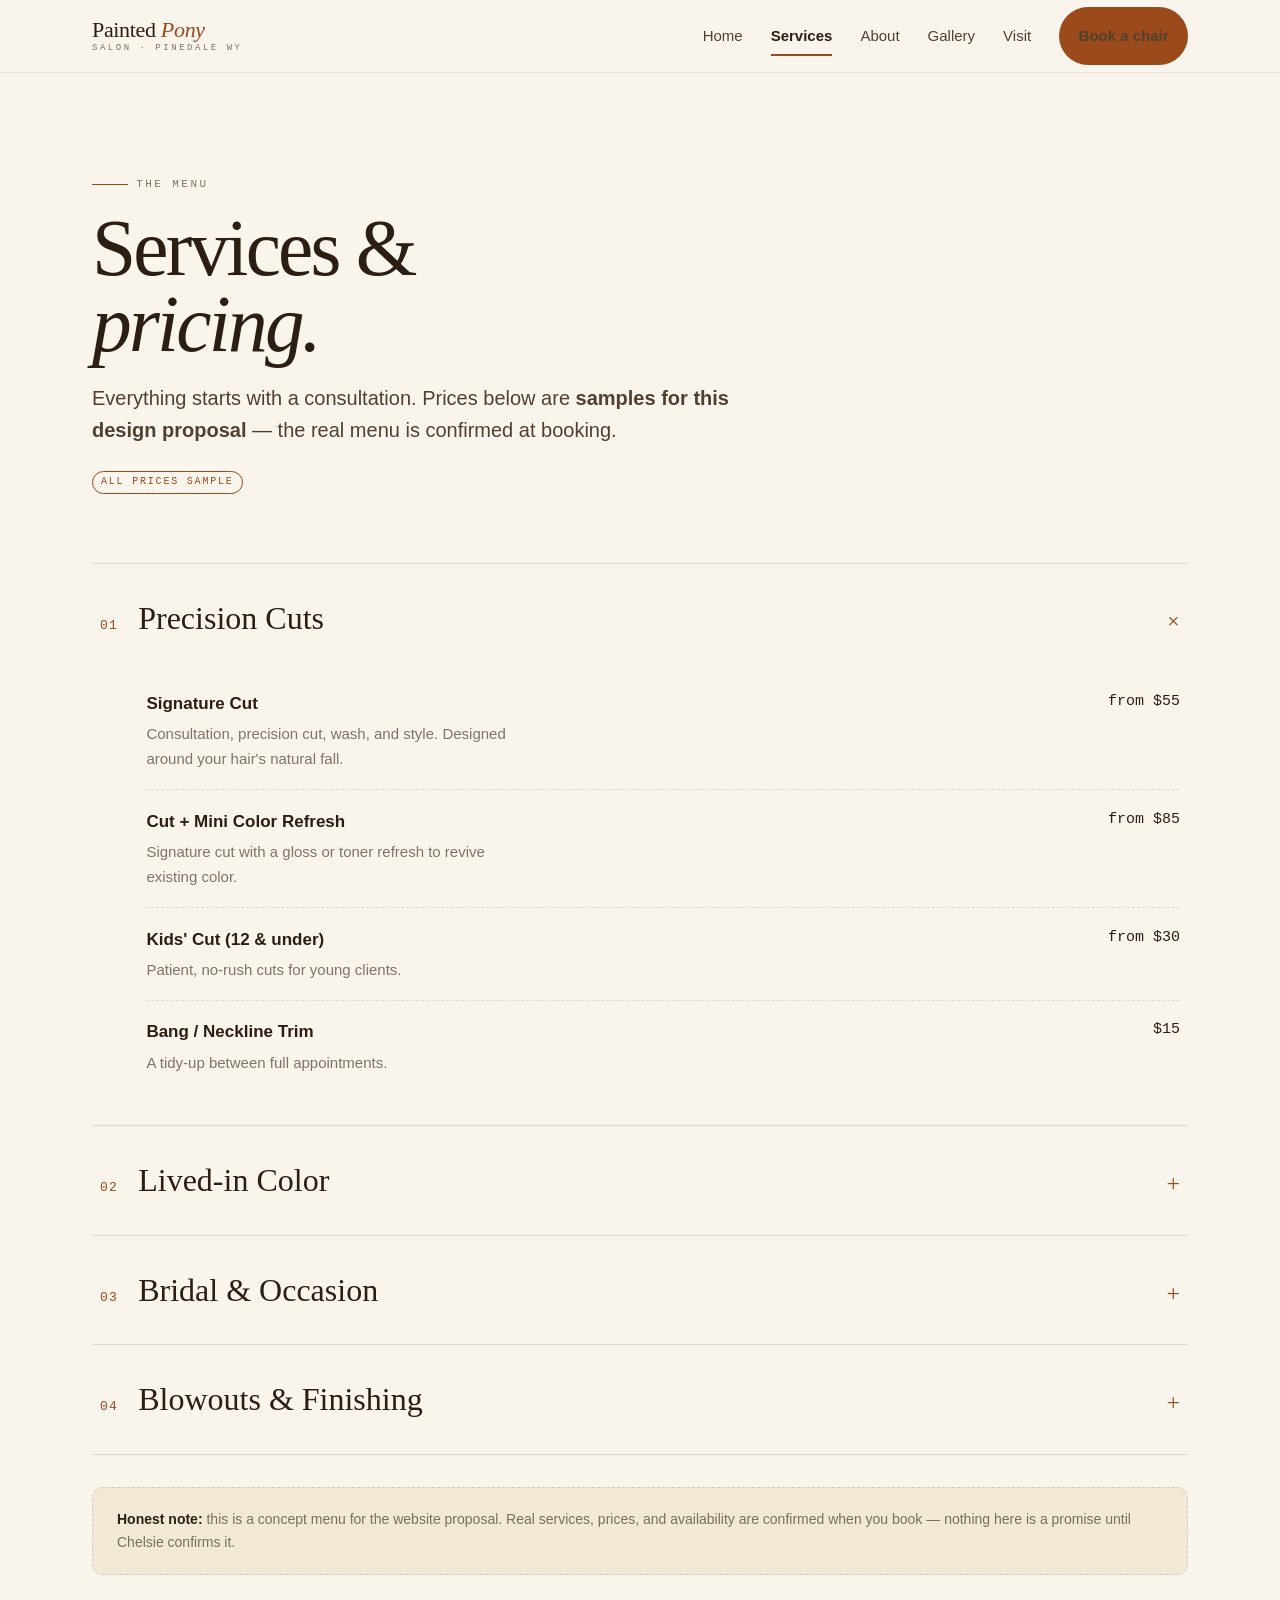
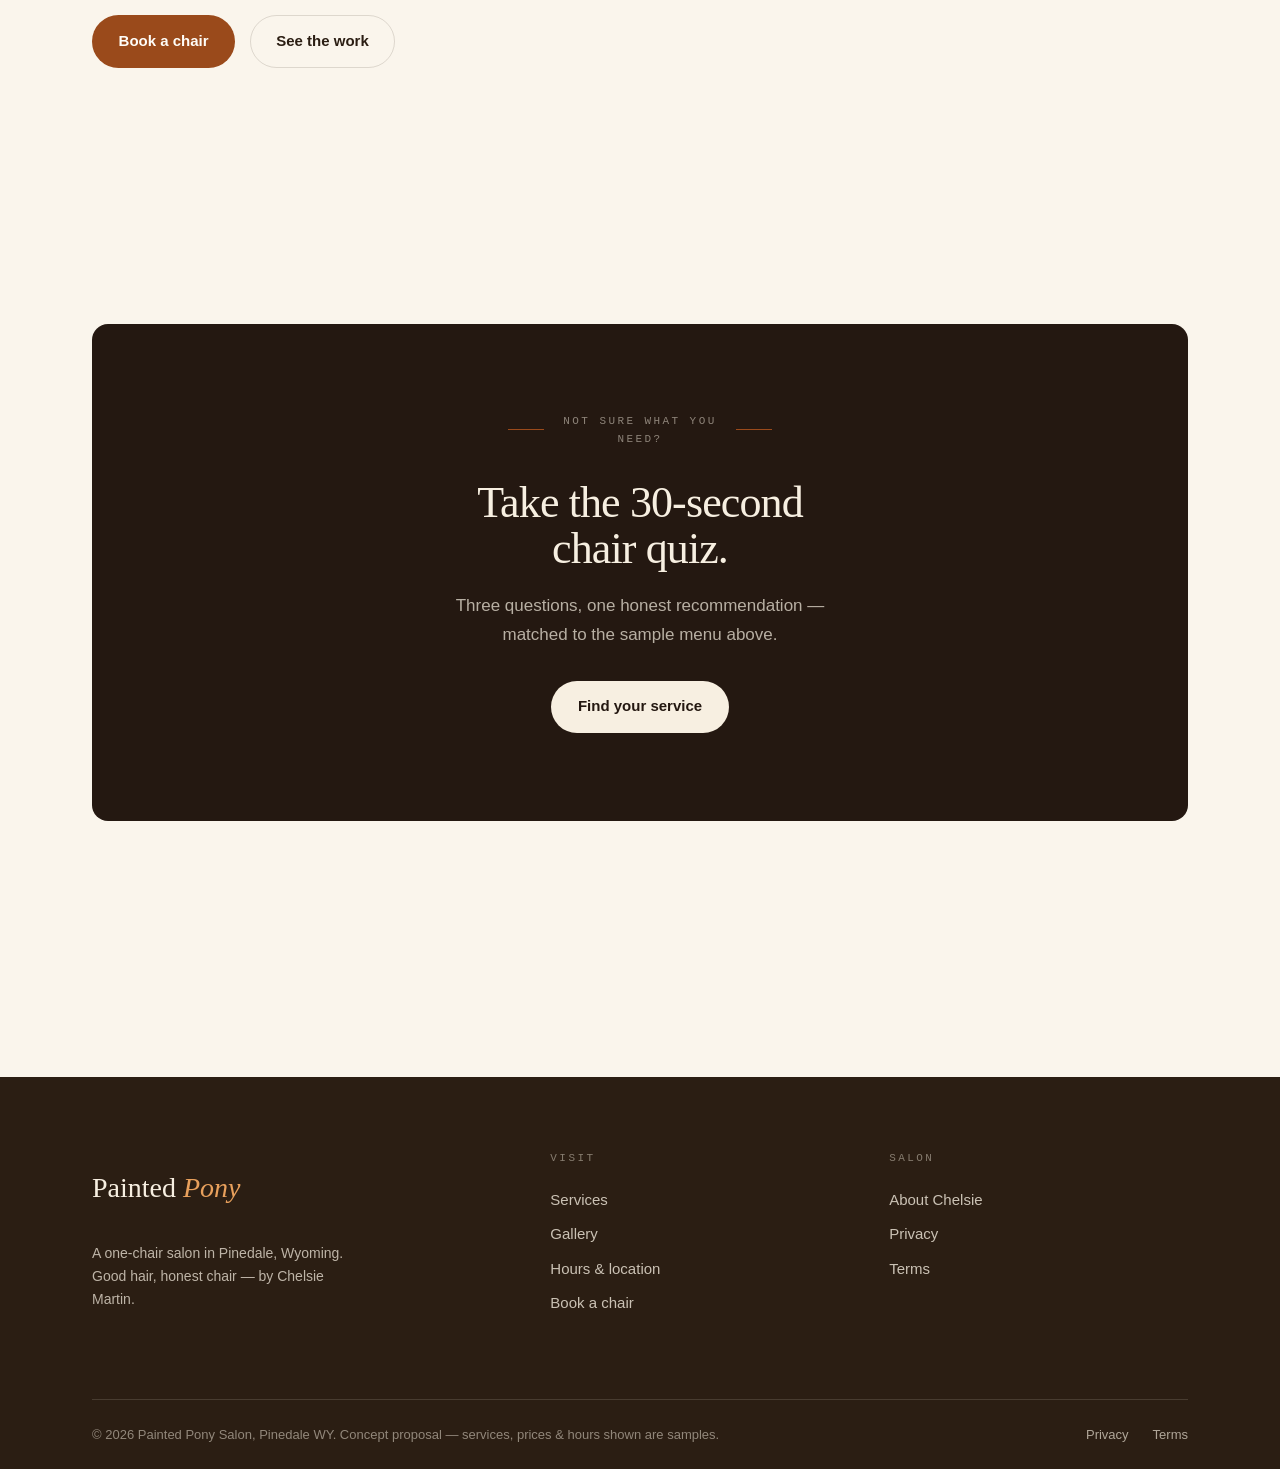
<file: services.html>
<!DOCTYPE html>
<html lang="en">
<head>
<meta charset="utf-8">
<meta name="viewport" content="width=device-width, initial-scale=1">
<title>Services &amp; Pricing — Painted Pony Salon, Pinedale WY</title>
<meta name="description" content="The Painted Pony Salon service menu: precision cuts, lived-in color, bridal and occasion styling, blowouts. Sample pricing for the design proposal.">
<meta property="og:title" content="Services — Painted Pony Salon">
<link rel="stylesheet" href="assets/css/site.css">
<script src="assets/js/config.js" defer></script>
<script src="assets/js/site.js" defer></script>
<style>
.acc{ border-top:1px solid var(--line); }
.acc-item{ border-bottom:1px solid var(--line); }
.acc-btn{
  width:100%; display:flex; align-items:baseline; gap:1.25rem; text-align:left;
  background:none; border:0; padding:1.75rem .5rem; cursor:pointer; font:inherit; color:inherit;
}
.acc-btn .num{ font-family:var(--mono); font-size:.8125rem; color:var(--accent); letter-spacing:.1em; flex:none; }
.acc-btn .t{ font-family:var(--serif); font-size:clamp(1.375rem,3vw,2rem); color:var(--ink); font-weight:500; flex:1; }
.acc-btn .pm{ font-family:var(--serif); font-size:1.5rem; color:var(--accent); flex:none; transition:transform .25s var(--ease); }
.acc-item.open .pm{ transform:rotate(45deg); }
.acc-panel{ padding:0 .5rem 2rem 3.4rem; }
.menu{ list-style:none; margin:0; padding:0; }
.menu li{
  display:grid; grid-template-columns:1fr auto; gap:.25rem 1.5rem;
  padding:1.1rem 0; border-bottom:1px dashed var(--line);
}
.menu li:last-child{ border-bottom:0; }
.menu .mn{ font-weight:600; color:var(--ink); }
.menu .md{ grid-column:1; font-size:.9375rem; color:var(--muted); max-width:46ch; }
.menu .mp{ font-family:var(--mono); font-size:.9375rem; color:var(--ink); white-space:nowrap; }
@media (max-width:720px){ .acc-panel{ padding-left:.5rem; } }
</style>
</head>
<body>
<header class="site-head">
  <div class="wrap bar">
    <a class="brand" href="index.html" aria-label="Painted Pony Salon — home">
      <span class="word">Painted <em>Pony</em></span>
      <span class="sub">SALON · PINEDALE WY</span>
    </a>
    <button class="nav-toggle" aria-expanded="false" aria-controls="main-nav" aria-label="Open menu">☰</button>
    <nav class="nav" id="main-nav" aria-label="Main">
      <a href="index.html">Home</a>
      <a href="services.html" aria-current="page">Services</a>
      <a href="about.html">About</a>
      <a href="gallery.html">Gallery</a>
      <a href="visit.html">Visit</a>
      <a href="visit.html#book" class="btn btn-primary btn-sm">Book a chair</a>
    </nav>
  </div>
</header>

<main>
  <section class="hero" style="padding-bottom:0">
    <div class="wrap">
      <p class="eyebrow rv">The menu</p>
      <h1 class="display rv d1" style="margin:1.1rem 0 1.25rem;max-width:12ch">Services &amp; <em>pricing.</em></h1>
      <p class="lede rv d2">Everything starts with a consultation. Prices below are <strong>samples for this design proposal</strong> — the real menu is confirmed at booking.</p>
      <p class="rv d3" style="margin-top:1rem"><span class="sample" style="margin-left:0">All prices sample</span></p>
    </div>
  </section>

  <section style="padding-top:3rem">
    <div class="wrap">
      <div class="acc rv">

        <div class="acc-item open" data-acc id="cuts">
          <button class="acc-btn" data-acc-btn aria-expanded="true">
            <span class="num">01</span><span class="t">Precision Cuts</span><span class="pm" aria-hidden="true">+</span>
          </button>
          <div class="acc-panel" data-acc-panel>
            <ul class="menu">
              <li><span class="mn">Signature Cut</span><span class="mp">from $55</span><span class="md">Consultation, precision cut, wash, and style. Designed around your hair's natural fall.</span></li>
              <li><span class="mn">Cut + Mini Color Refresh</span><span class="mp">from $85</span><span class="md">Signature cut with a gloss or toner refresh to revive existing color.</span></li>
              <li><span class="mn">Kids' Cut (12 &amp; under)</span><span class="mp">from $30</span><span class="md">Patient, no-rush cuts for young clients.</span></li>
              <li><span class="mn">Bang / Neckline Trim</span><span class="mp">$15</span><span class="md">A tidy-up between full appointments.</span></li>
            </ul>
          </div>
        </div>

        <div class="acc-item" data-acc id="color">
          <button class="acc-btn" data-acc-btn aria-expanded="false">
            <span class="num">02</span><span class="t">Lived-in Color</span><span class="pm" aria-hidden="true">+</span>
          </button>
          <div class="acc-panel" data-acc-panel hidden>
            <ul class="menu">
              <li><span class="mn">Signature Balayage</span><span class="mp">from $165</span><span class="md">Hand-painted lightness with a soft, grow-out-friendly finish. Includes toner and style.</span></li>
              <li><span class="mn">Root Melt + Gloss</span><span class="mp">from $95</span><span class="md">Seamless root blend with dimensional gloss — the low-maintenance color.</span></li>
              <li><span class="mn">Full Foil / Dimensional Color</span><span class="mp">from $140</span><span class="md">Classic foiling for brightness and dimension, finished with toner.</span></li>
              <li><span class="mn">Gloss / Toner Refresh</span><span class="mp">from $45</span><span class="md">Shine and tone revival between color appointments.</span></li>
            </ul>
          </div>
        </div>

        <div class="acc-item" data-acc id="occasion">
          <button class="acc-btn" data-acc-btn aria-expanded="false">
            <span class="num">03</span><span class="t">Bridal &amp; Occasion</span><span class="pm" aria-hidden="true">+</span>
          </button>
          <div class="acc-panel" data-acc-panel hidden>
            <ul class="menu">
              <li><span class="mn">Bridal Trial</span><span class="mp">from $75</span><span class="md">A full rehearsal of your wedding-day style, with photos for the big day.</span></li>
              <li><span class="mn">Bridal Day Styling</span><span class="mp">from $120</span><span class="md">Updo or down-style that holds through the last dance.</span></li>
              <li><span class="mn">Occasion Styling</span><span class="mp">from $65</span><span class="md">Polished styling for photos, dances, and big nights out.</span></li>
              <li><span class="mn">Bridesmaid / Guest Styling</span><span class="mp">from $55</span><span class="md">Cohesive looks for the whole party.</span></li>
            </ul>
          </div>
        </div>

        <div class="acc-item" data-acc id="finish">
          <button class="acc-btn" data-acc-btn aria-expanded="false">
            <span class="num">04</span><span class="t">Blowouts &amp; Finishing</span><span class="pm" aria-hidden="true">+</span>
          </button>
          <div class="acc-panel" data-acc-panel hidden>
            <ul class="menu">
              <li><span class="mn">The Pony Blowout</span><span class="mp">from $45</span><span class="md">Wash, blow-dry, and polished finish. 45 minutes, out the door glowing.</span></li>
              <li><span class="mn">Blowout + Treatment</span><span class="mp">from $70</span><span class="md">Deep-conditioning treatment under the dryer, then the full finish.</span></li>
              <li><span class="mn">Event Touch-up</span><span class="mp">from $25</span><span class="md">Quick restyle before you head out.</span></li>
            </ul>
          </div>
        </div>

      </div>

      <div class="form-note rv">
        <strong style="color:var(--ink)">Honest note:</strong> this is a concept menu for the website proposal. Real services, prices, and availability are confirmed when you book — nothing here is a promise until Chelsie confirms it.
      </div>

      <div class="rv" style="margin-top:2.5rem;display:flex;gap:.9rem;flex-wrap:wrap">
        <a href="visit.html#book" class="btn btn-primary">Book a chair</a>
        <a href="gallery.html" class="btn btn-ghost">See the work</a>
      </div>
    </div>
  </section>

  <section>
    <div class="wrap">
      <div class="closing rv">
        <p class="eyebrow center">Not sure what you need?</p>
        <h2 class="h2">Take the 30-second<br>chair quiz.</h2>
        <p>Three questions, one honest recommendation — matched to the sample menu above.</p>
        <a href="index.html#finder" class="btn btn-light">Find your service</a>
      </div>
    </div>
  </section>
</main>

<footer class="site-foot">
  <div class="wrap">
    <div class="foot-top">
      <div class="foot-brand">
        <p class="word">Painted <em>Pony</em></p>
        <p>A one-chair salon in Pinedale, Wyoming. Good hair, honest chair — by Chelsie Martin.</p>
      </div>
      <div class="foot-col">
        <h4>Visit</h4>
        <a href="services.html">Services</a>
        <a href="gallery.html">Gallery</a>
        <a href="visit.html">Hours &amp; location</a>
        <a href="visit.html#book">Book a chair</a>
      </div>
      <div class="foot-col">
        <h4>Salon</h4>
        <a href="about.html">About Chelsie</a>
        <a href="privacy.html">Privacy</a>
        <a href="terms.html">Terms</a>
      </div>
    </div>
    <div class="foot-bottom">
      <span>© <span data-year>2026</span> <span data-biz="name">Painted Pony Salon</span>, Pinedale WY. Concept proposal — services, prices &amp; hours shown are samples.</span>
      <span class="legal"><a href="privacy.html">Privacy</a><a href="terms.html">Terms</a></span>
    </div>
  </div>
</footer>
</body>
</html>
</file>
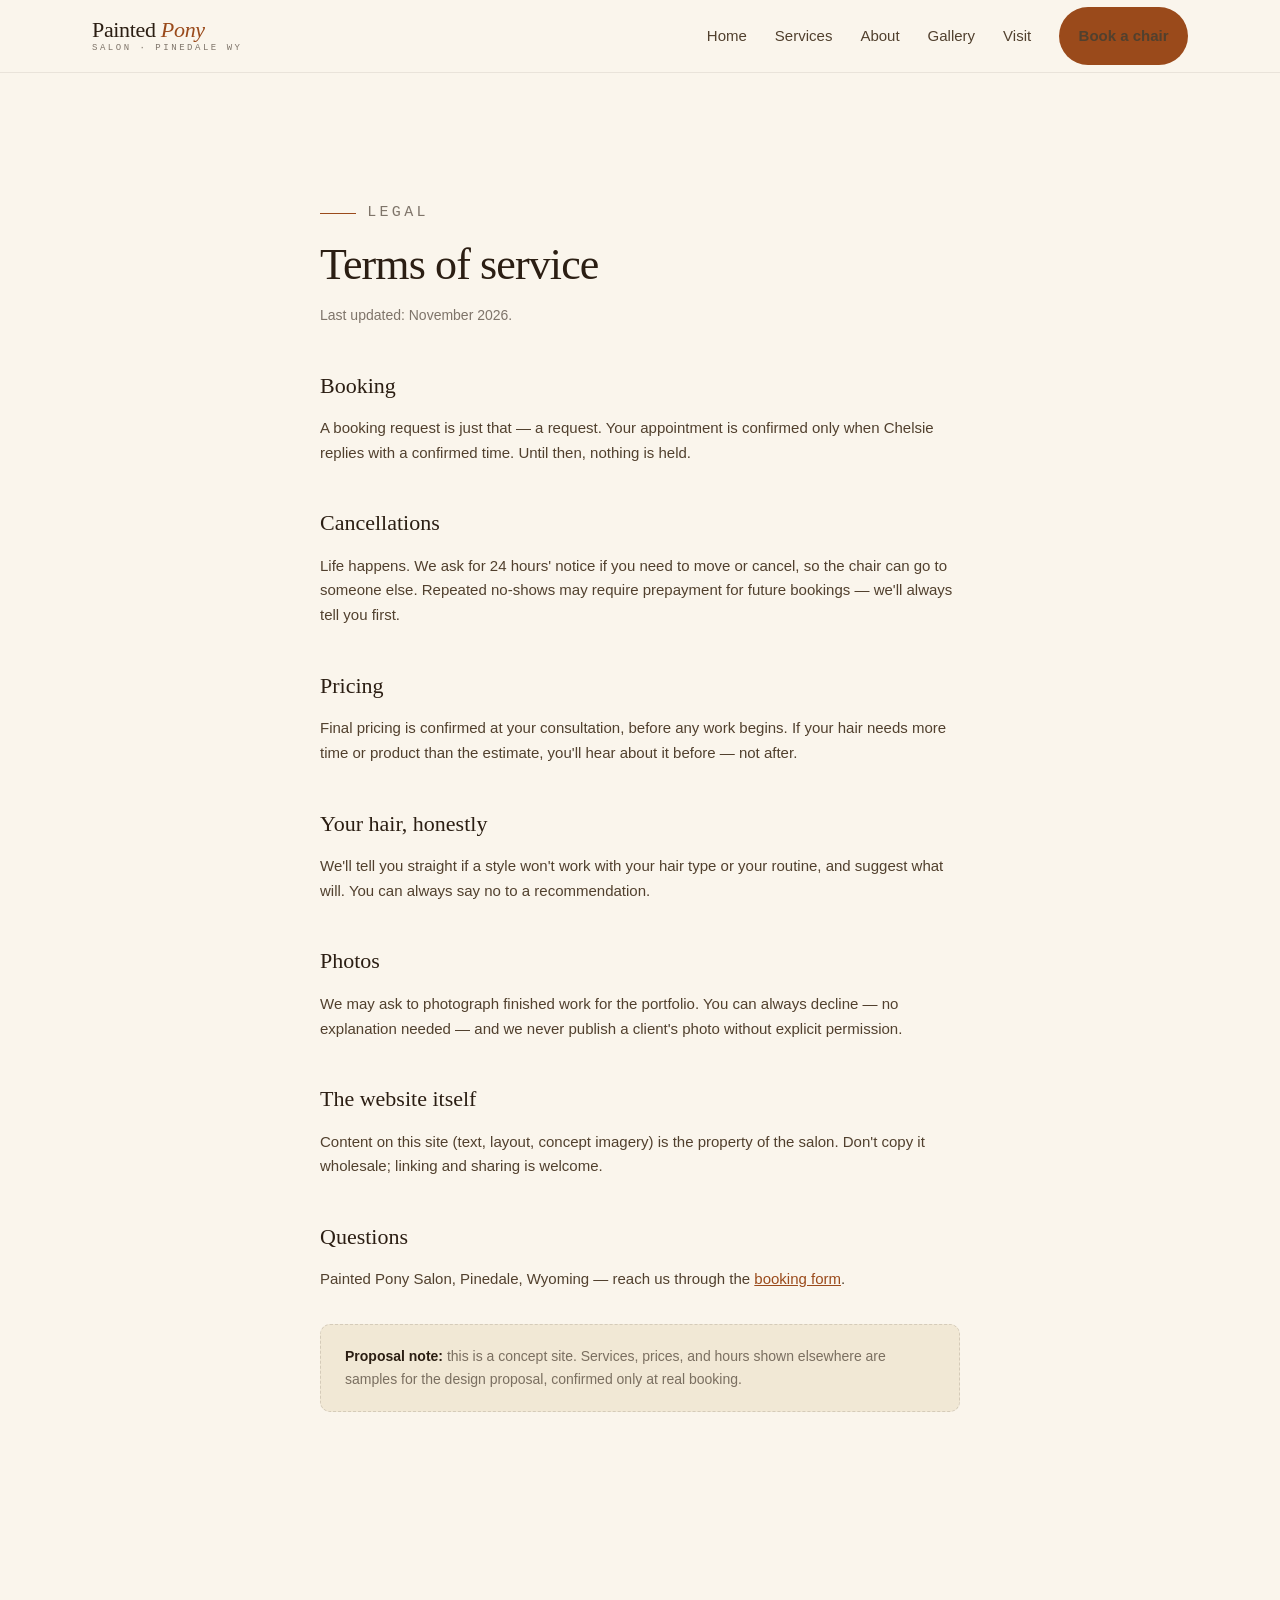
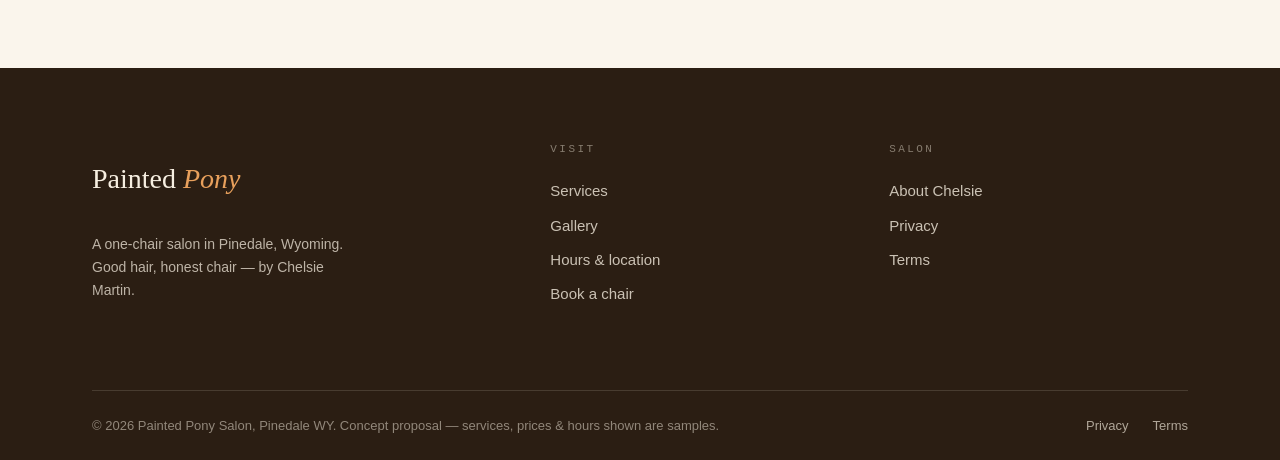
<file: terms.html>
<!DOCTYPE html>
<html lang="en">
<head>
<meta charset="utf-8">
<meta name="viewport" content="width=device-width, initial-scale=1">
<title>Terms of Service — Painted Pony Salon</title>
<meta name="description" content="The plain-language terms for booking with Painted Pony Salon, Pinedale WY.">
<link rel="stylesheet" href="assets/css/site.css">
<script src="assets/js/config.js" defer></script>
<script src="assets/js/site.js" defer></script>
<style>
.legal-body h2{ font-size:1.375rem; margin:2.5rem 0 .75rem; }
.legal-body p,.legal-body li{ font-size:.9375rem; }
.legal-body ul{ padding-left:1.25rem; }
</style>
</head>
<body>
<header class="site-head">
  <div class="wrap bar">
    <a class="brand" href="index.html" aria-label="Painted Pony Salon — home">
      <span class="word">Painted <em>Pony</em></span>
      <span class="sub">SALON · PINEDALE WY</span>
    </a>
    <button class="nav-toggle" aria-expanded="false" aria-controls="main-nav" aria-label="Open menu">☰</button>
    <nav class="nav" id="main-nav" aria-label="Main">
      <a href="index.html">Home</a>
      <a href="services.html">Services</a>
      <a href="about.html">About</a>
      <a href="gallery.html">Gallery</a>
      <a href="visit.html">Visit</a>
      <a href="visit.html#book" class="btn btn-primary btn-sm">Book a chair</a>
    </nav>
  </div>
</header>

<main>
  <section>
    <div class="wrap legal-body" style="max-width:44rem">
      <p class="eyebrow rv">Legal</p>
      <h1 class="h2 rv d1" style="margin:1rem 0">Terms of service</h1>
      <p class="rv d2" style="color:var(--muted);font-size:.875rem">Last updated: November 2026.</p>

      <h2>Booking</h2>
      <p>A booking request is just that — a request. Your appointment is confirmed only when Chelsie replies with a confirmed time. Until then, nothing is held.</p>

      <h2>Cancellations</h2>
      <p>Life happens. We ask for 24 hours' notice if you need to move or cancel, so the chair can go to someone else. Repeated no-shows may require prepayment for future bookings — we'll always tell you first.</p>

      <h2>Pricing</h2>
      <p>Final pricing is confirmed at your consultation, before any work begins. If your hair needs more time or product than the estimate, you'll hear about it before — not after.</p>

      <h2>Your hair, honestly</h2>
      <p>We'll tell you straight if a style won't work with your hair type or your routine, and suggest what will. You can always say no to a recommendation.</p>

      <h2>Photos</h2>
      <p>We may ask to photograph finished work for the portfolio. You can always decline — no explanation needed — and we never publish a client's photo without explicit permission.</p>

      <h2>The website itself</h2>
      <p>Content on this site (text, layout, concept imagery) is the property of the salon. Don't copy it wholesale; linking and sharing is welcome.</p>

      <h2>Questions</h2>
      <p>Painted Pony Salon, Pinedale, Wyoming — reach us through the <a href="visit.html#book" style="color:var(--accent)">booking form</a>.</p>

      <div class="form-note rv">
        <strong style="color:var(--ink)">Proposal note:</strong> this is a concept site. Services, prices, and hours shown elsewhere are samples for the design proposal, confirmed only at real booking.
      </div>
    </div>
  </section>
</main>

<footer class="site-foot">
  <div class="wrap">
    <div class="foot-top">
      <div class="foot-brand">
        <p class="word">Painted <em>Pony</em></p>
        <p>A one-chair salon in Pinedale, Wyoming. Good hair, honest chair — by Chelsie Martin.</p>
      </div>
      <div class="foot-col">
        <h4>Visit</h4>
        <a href="services.html">Services</a>
        <a href="gallery.html">Gallery</a>
        <a href="visit.html">Hours &amp; location</a>
        <a href="visit.html#book">Book a chair</a>
      </div>
      <div class="foot-col">
        <h4>Salon</h4>
        <a href="about.html">About Chelsie</a>
        <a href="privacy.html">Privacy</a>
        <a href="terms.html">Terms</a>
      </div>
    </div>
    <div class="foot-bottom">
      <span>© <span data-year>2026</span> <span data-biz="name">Painted Pony Salon</span>, Pinedale WY. Concept proposal — services, prices &amp; hours shown are samples.</span>
      <span class="legal"><a href="privacy.html">Privacy</a><a href="terms.html">Terms</a></span>
    </div>
  </div>
</footer>
</body>
</html>
</file>
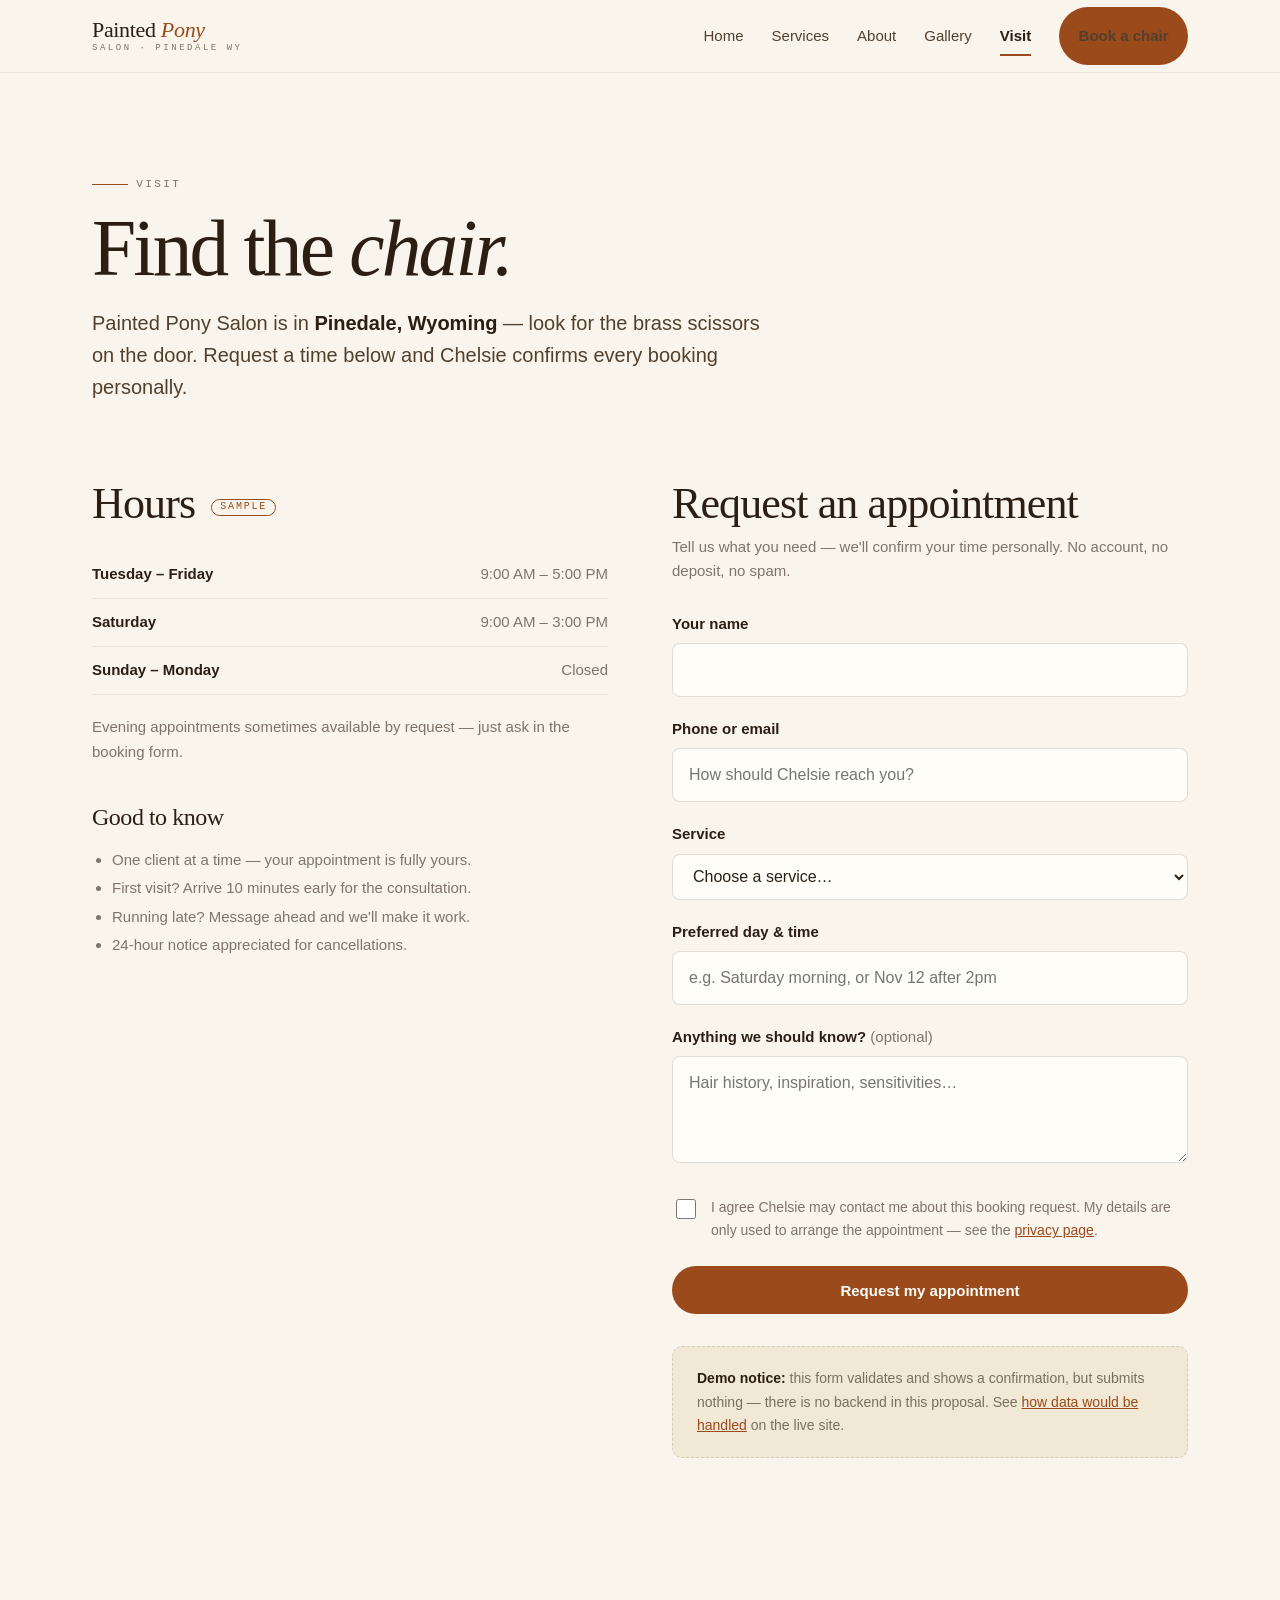
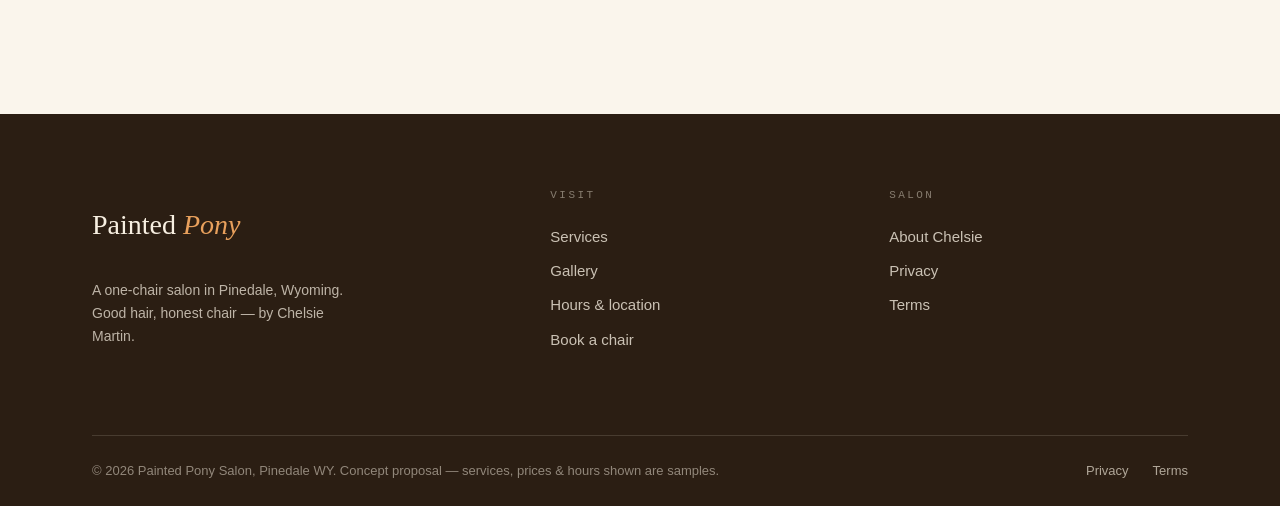
<file: visit.html>
<!DOCTYPE html>
<html lang="en">
<head>
<meta charset="utf-8">
<meta name="viewport" content="width=device-width, initial-scale=1">
<title>Visit &amp; Book — Painted Pony Salon, Pinedale WY</title>
<meta name="description" content="Visit Painted Pony Salon in Pinedale, Wyoming. Hours, location, and online booking requests — confirmed personally by Chelsie Martin.">
<meta property="og:title" content="Visit & Book — Painted Pony Salon">
<link rel="stylesheet" href="assets/css/site.css">
<script src="assets/js/config.js" defer></script>
<script src="assets/js/site.js" defer></script>
</head>
<body>
<header class="site-head">
  <div class="wrap bar">
    <a class="brand" href="index.html" aria-label="Painted Pony Salon — home">
      <span class="word">Painted <em>Pony</em></span>
      <span class="sub">SALON · PINEDALE WY</span>
    </a>
    <button class="nav-toggle" aria-expanded="false" aria-controls="main-nav" aria-label="Open menu">☰</button>
    <nav class="nav" id="main-nav" aria-label="Main">
      <a href="index.html">Home</a>
      <a href="services.html">Services</a>
      <a href="about.html">About</a>
      <a href="gallery.html">Gallery</a>
      <a href="visit.html" aria-current="page">Visit</a>
      <a href="visit.html#book" class="btn btn-primary btn-sm">Book a chair</a>
    </nav>
  </div>
</header>

<main>
  <section class="hero" style="padding-bottom:0">
    <div class="wrap">
      <p class="eyebrow rv">Visit</p>
      <h1 class="display rv d1" style="margin:1.1rem 0 1.25rem;max-width:12ch">Find the <em>chair.</em></h1>
      <p class="lede rv d2">Painted Pony Salon is in <strong style="color:var(--ink)">Pinedale, Wyoming</strong> — look for the brass scissors on the door. Request a time below and Chelsie confirms every booking personally.</p>
    </div>
  </section>

  <section style="padding-top:3.5rem">
    <div class="wrap">
      <div class="info-grid">
        <div class="rv">
          <h2 class="h2" style="margin-bottom:1.5rem">Hours <span class="sample">sample</span></h2>
          <table class="hours">
            <tbody>
              <tr><th scope="row">Tuesday – Friday</th><td>9:00 AM – 5:00 PM</td></tr>
              <tr><th scope="row">Saturday</th><td>9:00 AM – 3:00 PM</td></tr>
              <tr><th scope="row">Sunday – Monday</th><td>Closed</td></tr>
            </tbody>
          </table>
          <p style="margin-top:1.25rem;font-size:.9375rem;color:var(--muted)">Evening appointments sometimes available by request — just ask in the booking form.</p>
          <h2 class="h2" style="margin:2.5rem 0 1rem;font-size:1.5rem">Good to know</h2>
          <ul style="margin:0;padding-left:1.25rem;color:var(--muted);font-size:.9375rem;line-height:1.9">
            <li>One client at a time — your appointment is fully yours.</li>
            <li>First visit? Arrive 10 minutes early for the consultation.</li>
            <li>Running late? Message ahead and we'll make it work.</li>
            <li>24-hour notice appreciated for cancellations.</li>
          </ul>
        </div>

        <div class="rv d1" id="book">
          <h2 class="h2" style="margin-bottom:.5rem">Request an appointment</h2>
          <p style="color:var(--muted);font-size:.9375rem;margin-bottom:1.75rem">Tell us what you need — we'll confirm your time personally. No account, no deposit, no spam.</p>
          <form data-demo="book-done" novalidate>
            <div class="field">
              <label for="bk-name">Your name</label>
              <input id="bk-name" name="name" type="text" autocomplete="name" required aria-describedby="bk-name-err">
              <p class="err" id="bk-name-err">Please tell us your name.</p>
            </div>
            <div class="field">
              <label for="bk-phone">Phone or email</label>
              <input id="bk-phone" name="contact" type="text" autocomplete="tel" required aria-describedby="bk-phone-err" placeholder="How should Chelsie reach you?">
              <p class="err" id="bk-phone-err">We need a way to confirm your booking.</p>
            </div>
            <div class="field">
              <label for="bk-service">Service</label>
              <select id="bk-service" name="service" required aria-describedby="bk-service-err">
                <option value="">Choose a service…</option>
                <option>Precision Cut</option>
                <option>Lived-in Color / Balayage</option>
                <option>Bridal / Occasion Styling</option>
                <option>Blowout</option>
                <option>Consultation first</option>
                <option>Not sure — help me choose</option>
              </select>
              <p class="err" id="bk-service-err">Please pick a service (or "not sure").</p>
            </div>
            <div class="field">
              <label for="bk-when">Preferred day &amp; time</label>
              <input id="bk-when" name="when" type="text" required aria-describedby="bk-when-err" placeholder="e.g. Saturday morning, or Nov 12 after 2pm">
              <p class="err" id="bk-when-err">Tell us when suits you.</p>
            </div>
            <div class="field">
              <label for="bk-notes">Anything we should know? <span style="font-weight:400;color:var(--muted)">(optional)</span></label>
              <textarea id="bk-notes" name="notes" rows="3" placeholder="Hair history, inspiration, sensitivities…"></textarea>
            </div>
            <div class="consent">
              <input id="bk-consent" type="checkbox" required aria-describedby="bk-consent-err">
              <span>
                <label for="bk-consent" style="font-weight:400">I agree Chelsie may contact me about this booking request. My details are only used to arrange the appointment — see the <a href="privacy.html" style="color:var(--accent)">privacy page</a>.</label>
                <p class="err" id="bk-consent-err">Please tick this so we can contact you about your booking.</p>
              </span>
            </div>
            <button type="submit" class="btn btn-primary" style="width:100%">Request my appointment</button>
          </form>
          <div class="form-ok" id="book-done" role="status">
            <p class="eyebrow">Request received</p>
            <h3 class="h3" style="margin:.75rem 0">Thanks, <span data-name>there</span> — you're on the list.</h3>
            <p style="color:var(--muted);font-size:.9375rem;margin:0">This is a <strong>demo form</strong> for the website proposal — nothing was sent anywhere. On the live site, Chelsie would confirm your time personally, usually within a day.</p>
          </div>
          <div class="form-note">
            <strong style="color:var(--ink)">Demo notice:</strong> this form validates and shows a confirmation, but submits nothing — there is no backend in this proposal. See <a href="privacy.html" style="color:var(--accent)">how data would be handled</a> on the live site.
          </div>
        </div>
      </div>
    </div>
  </section>
</main>

<footer class="site-foot">
  <div class="wrap">
    <div class="foot-top">
      <div class="foot-brand">
        <p class="word">Painted <em>Pony</em></p>
        <p>A one-chair salon in Pinedale, Wyoming. Good hair, honest chair — by Chelsie Martin.</p>
      </div>
      <div class="foot-col">
        <h4>Visit</h4>
        <a href="services.html">Services</a>
        <a href="gallery.html">Gallery</a>
        <a href="visit.html">Hours &amp; location</a>
        <a href="visit.html#book">Book a chair</a>
      </div>
      <div class="foot-col">
        <h4>Salon</h4>
        <a href="about.html">About Chelsie</a>
        <a href="privacy.html">Privacy</a>
        <a href="terms.html">Terms</a>
      </div>
    </div>
    <div class="foot-bottom">
      <span>© <span data-year>2026</span> <span data-biz="name">Painted Pony Salon</span>, Pinedale WY. Concept proposal — services, prices &amp; hours shown are samples.</span>
      <span class="legal"><a href="privacy.html">Privacy</a><a href="terms.html">Terms</a></span>
    </div>
  </div>
</footer>
</body>
</html>
</file>
<file: assets/css/site.css>
/* ============================================================
   PAINTED PONY SALON — design system
   Tokens → Overview → Layout → Components → Motion → Pages
   Mood: warm, editorial, sunlit.
   ============================================================ */

/* ---- TOKENS ------------------------------------------------ */
:root{
  --canvas:#FAF5EC;          /* warm cream background */
  --surface:#F1E8D5;         /* deeper cream for bands/cards */
  --surface-2:#E9DBC2;       /* tonal step for layered surfaces */
  --ink:#2B1E13;             /* espresso foreground */
  --body:#51402E;            /* body copy */
  --muted:rgba(43,30,19,.60);
  --faint:rgba(43,30,19,.40);
  --line:rgba(43,30,19,.14);
  --line-soft:rgba(43,30,19,.08);
  --accent:#9A4A1B;          /* terracotta — the ONE CTA voltage color */
  --accent-deep:#7C3A12;     /* accent hover/press */
  --accent-ink:#FFFDF8;      /* text on accent */
  --dark:#241811;            /* closing CTA band */
  --dark-ink:#F7EFE1;
  --radius:10px;             /* brand radius: soft but crafted */
  --serif:"Iowan Old Style",Georgia,"Times New Roman",serif;
  --sans:-apple-system,BlinkMacSystemFont,"Segoe UI",Inter,Helvetica,Arial,sans-serif;
  --mono:ui-monospace,SFMono-Regular,Menlo,Consolas,monospace;
  --maxw:1160px;
  --ease:cubic-bezier(0.16,1,0.3,1);
  --ease-state:cubic-bezier(0.4,0,0.2,1);
}

/* No white flash — first rule sets the page background */
html{ background:var(--canvas); scroll-behavior:smooth; }
[id]{ scroll-margin-top:5.5rem; } /* clear the sticky header on anchor jumps */

*,*::before,*::after{ box-sizing:border-box; }
body{
  margin:0;
  background:var(--canvas);
  color:var(--body);
  font-family:var(--sans);
  font-size:17px;
  line-height:1.65;
  -webkit-font-smoothing:antialiased;
  text-rendering:optimizeLegibility;
  overflow-x:hidden;
}
::selection{ background:var(--accent); color:var(--accent-ink); }

img{ display:block; max-width:100%; height:auto; }
a{ color:inherit; }

/* ---- TYPE -------------------------------------------------- */
h1,h2,h3{ font-family:var(--serif); color:var(--ink); font-weight:500; margin:0; }
.display{ /* H1: 5–6× body, sweet-spot leading */
  font-size:clamp(2.625rem, 6.2vw, 5.25rem); /* 42→84 */
  line-height:.95;
  letter-spacing:-0.035em;
}
.h2{ font-size:clamp(1.875rem, 3.6vw, 2.75rem); line-height:1.05; letter-spacing:-0.02em; }
.h3{ font-size:1.375rem; line-height:1.2; letter-spacing:-0.01em; }
.lede{ font-size:clamp(1.0625rem,1.6vw,1.25rem); line-height:1.6; color:var(--body); max-width:34em; }
.eyebrow{
  font-family:var(--mono); font-size:.6875rem; letter-spacing:.22em;
  text-transform:uppercase; color:var(--muted);
  display:flex; align-items:center; gap:.75em;
}
.eyebrow::before{ content:""; width:2.25rem; height:1px; background:var(--accent); flex:none; }
.eyebrow.center{ justify-content:center; }
.eyebrow.center::after{ content:""; width:2.25rem; height:1px; background:var(--accent); flex:none; }
p{ margin:0 0 1.1em; }
.measure{ max-width:62ch; }

/* ---- LAYOUT ------------------------------------------------ */
.wrap{ width:100%; max-width:var(--maxw); margin-inline:auto; padding-inline:clamp(1.25rem,4vw,2rem); }
section{ padding-block:clamp(4.5rem,10vw,8rem); }
.band{ background:var(--surface); }
.rule{ border:0; border-top:1px solid var(--line); margin:0; }

/* ---- HEADER ------------------------------------------------ */
.site-head{
  position:sticky; top:0; z-index:50;
  background:color-mix(in srgb, var(--canvas) 92%, transparent);
  -webkit-backdrop-filter:blur(12px); backdrop-filter:blur(12px);
  border-bottom:1px solid var(--line-soft);
}
.site-head .bar{
  display:flex; align-items:center; justify-content:space-between;
  gap:1rem; min-height:4.5rem;
}
.brand{ text-decoration:none; display:flex; flex-direction:column; line-height:1; }
.brand .word{ font-family:var(--serif); font-size:1.375rem; letter-spacing:-0.015em; color:var(--ink); }
.brand .word em{ font-style:italic; color:var(--accent); }
.brand .sub{ font-family:var(--mono); font-size:.5625rem; letter-spacing:.28em; color:var(--muted); margin-top:.35em; }
.nav{ display:flex; align-items:center; gap:1.75rem; }
.nav a{
  text-decoration:none; font-size:.9375rem; color:var(--body);
  padding-block:1rem; position:relative;
}
.nav a:hover{ color:var(--ink); }
.nav a[aria-current="page"]{ color:var(--ink); font-weight:600; }
.nav a[aria-current="page"]::after{
  content:""; position:absolute; left:0; right:0; bottom:.55rem;
  height:2px; background:var(--accent);
}
.nav-toggle{ display:none; }

/* ---- BUTTONS ------------------------------------------------ */
.btn{
  display:inline-flex; align-items:center; justify-content:center; gap:.5em;
  min-height:3rem; padding:.8rem 1.6rem; border-radius:999px;
  font-family:var(--sans); font-weight:600; font-size:.9375rem;
  text-decoration:none; cursor:pointer; border:1px solid transparent;
  transition:transform .18s var(--ease), background .18s var(--ease-state), color .18s;
}
.btn:active{ transform:scale(.97); }
.btn-primary{ background:var(--accent); color:var(--accent-ink); }
.btn-primary:hover{ background:var(--accent-deep); }
.btn-ghost{ border-color:var(--line); color:var(--ink); background:transparent; }
.btn-ghost:hover{ border-color:var(--ink); }
.btn-light{ background:var(--dark-ink); color:var(--dark); }
.btn-light:hover{ background:#fff; }
.btn-sm{ min-height:2.5rem; padding:.55rem 1.15rem; font-size:.875rem; }
.link-arrow{ font-weight:600; color:var(--accent); text-decoration:none; display:inline-flex; gap:.4em; align-items:center; }
.link-arrow:hover{ text-decoration:underline; text-underline-offset:.2em; }

/* ---- HERO (index) — left column anchor, media plane right -- */
.hero{ padding-block:clamp(3.5rem,8vw,6.5rem) clamp(3rem,6vw,5rem); overflow:hidden; }
.hero-grid{
  display:grid; grid-template-columns:1.05fr .95fr; gap:clamp(2rem,5vw,4.5rem);
  align-items:center;
}
.hero-copy .display{ margin:1.1rem 0 1.25rem; max-width:10ch; }
.hero-copy .display em{ font-style:italic; color:var(--accent); }
.hero-ctas{ display:flex; flex-wrap:wrap; gap:.9rem; margin-top:2rem; }
.hero-note{ margin-top:1.5rem; font-size:.875rem; color:var(--muted); display:flex; gap:.6em; align-items:center; }
.hero-media{ position:relative; }
.hero-media .frame{
  border-radius:var(--radius); overflow:hidden; aspect-ratio:4/5;
  box-shadow:0 24px 60px -30px rgba(43,30,19,.35);
}
.hero-media img{ width:100%; height:100%; object-fit:cover; }
.hero-media .stamp{
  position:absolute; left:-1.4rem; bottom:2.2rem;
  background:var(--ink); color:var(--dark-ink);
  border-radius:var(--radius); padding:1rem 1.25rem;
  font-family:var(--mono); font-size:.6875rem; letter-spacing:.18em; text-transform:uppercase;
  box-shadow:0 18px 40px -18px rgba(43,30,19,.5);
}
.ghost-word{
  font-family:var(--serif); font-style:italic; color:var(--ink);
  opacity:.07; font-size:clamp(4rem,12vw,10rem); line-height:1;
  letter-spacing:-0.03em; user-select:none; pointer-events:none;
  margin-top:-.35em;
}

/* ---- MARQUEE strip (quiet) --------------------------------- */
.strip{
  border-block:1px solid var(--line); background:var(--canvas);
  overflow:hidden; padding-block:1rem; white-space:nowrap;
}
.strip .track{ display:inline-flex; gap:3rem; animation:drift 28s linear infinite; }
.strip span{ font-family:var(--mono); font-size:.75rem; letter-spacing:.24em; text-transform:uppercase; color:var(--muted); }
.strip span i{ font-style:normal; color:var(--accent); margin-right:3rem; }
@keyframes drift{ to{ transform:translateX(-50%); } }

/* ---- SIGNATURE: The Chair Quiz ------------------------------ */
.quiz{
  background:var(--ink); color:var(--dark-ink); border-radius:calc(var(--radius) + 6px);
  padding:clamp(2rem,5vw,4rem); position:relative; overflow:hidden;
}
.quiz .eyebrow{ color:rgba(247,239,225,.55); }
.quiz .h2{ color:var(--dark-ink); }
.quiz p{ color:rgba(247,239,225,.78); }
.quiz-step{ display:none; }
.quiz-step.active{ display:block; animation:rise .5s var(--ease); }
@keyframes rise{ from{ opacity:0; transform:translateY(18px);} to{ opacity:1; transform:none;} }
.quiz-opts{ display:grid; grid-template-columns:repeat(3,1fr); gap:1rem; margin-top:1.75rem; }
.quiz-opt{
  border:1px solid rgba(247,239,225,.22); border-radius:var(--radius);
  background:rgba(247,239,225,.04); color:var(--dark-ink);
  padding:1.5rem 1.25rem; text-align:left; cursor:pointer;
  transition:border-color .2s, background .2s, transform .18s var(--ease);
  font-family:var(--sans); font-size:1rem;
}
.quiz-opt:hover{ border-color:var(--accent); background:rgba(247,239,225,.09); transform:translateY(-2px); }
.quiz-opt strong{ display:block; font-family:var(--serif); font-size:1.2rem; font-weight:500; margin-bottom:.35rem; }
.quiz-opt small{ color:rgba(247,239,225,.6); line-height:1.5; display:block; }
.quiz-back{ background:none; border:0; color:rgba(247,239,225,.55); font-size:.875rem; cursor:pointer; margin-top:1.25rem; text-decoration:underline; text-underline-offset:.25em; }
.quiz-result{
  border:1px solid rgba(247,239,225,.22); border-radius:var(--radius);
  padding:2rem; margin-top:1.5rem; background:rgba(247,239,225,.05);
}
.quiz-result .svc{ font-family:var(--serif); font-size:1.75rem; color:#fff; margin:.5rem 0; }
.quiz-result .meta{ font-family:var(--mono); font-size:.75rem; letter-spacing:.16em; text-transform:uppercase; color:rgba(247,239,225,.6); }
.quiz-progress{ display:flex; gap:.5rem; margin:1.5rem 0 0; }
.quiz-progress i{ height:3px; flex:1; border-radius:2px; background:rgba(247,239,225,.18); }
.quiz-progress i.on{ background:var(--accent); }

/* ---- NUMBERED SERVICE LIST (editorial) ---------------------- */
.svc-list{ border-top:1px solid var(--line); margin-top:2.5rem; }
.svc-row{
  display:grid; grid-template-columns:4.5rem 1fr auto auto; gap:1.5rem; align-items:center;
  padding:1.75rem .5rem; border-bottom:1px solid var(--line);
  text-decoration:none; transition:background .2s var(--ease-state);
}
.svc-row:hover{ background:var(--surface); }
.svc-row .num{ font-family:var(--mono); font-size:.8125rem; color:var(--accent); letter-spacing:.1em; }
.svc-row .name{ font-family:var(--serif); font-size:clamp(1.25rem,2.4vw,1.75rem); color:var(--ink); font-weight:500; }
.svc-row .desc{ grid-column:2; color:var(--muted); font-size:.9375rem; margin-top:.25rem; max-width:44ch; }
.svc-row .from{ font-family:var(--mono); font-size:.8125rem; color:var(--muted); white-space:nowrap; }
.svc-row .go{ color:var(--accent); font-size:1.25rem; }

/* ---- CARDS / BENTO ------------------------------------------ */
.grid-3{ display:grid; grid-template-columns:repeat(3,1fr); gap:1.5rem; }
.card{
  background:#FFFDF8; border:1px solid var(--line-soft); border-radius:var(--radius);
  padding:2rem; display:flex; flex-direction:column; gap:.75rem;
}
.card h3{ font-size:1.25rem; }
.card p{ font-size:.9375rem; color:var(--muted); margin:0; }
.card .kicker{ font-family:var(--mono); font-size:.6875rem; letter-spacing:.2em; text-transform:uppercase; color:var(--accent); }

/* ---- GALLERY ------------------------------------------------ */
.g-grid{ display:grid; grid-template-columns:repeat(12,1fr); gap:1.25rem; }
.g-item{ position:relative; border-radius:var(--radius); overflow:hidden; background:var(--surface-2); }
.g-item img{ width:100%; height:100%; object-fit:cover; transition:transform .6s var(--ease); }
.g-item:hover img{ transform:scale(1.04); }
.g-item figcaption{
  position:absolute; inset:auto 0 0 0; padding:2.5rem 1.25rem 1.1rem;
  background:linear-gradient(transparent, rgba(36,24,17,.78));
  color:#FFFDF8; font-size:.9375rem;
}
.g-item figcaption .tag{ font-family:var(--mono); font-size:.625rem; letter-spacing:.22em; text-transform:uppercase; opacity:.75; display:block; margin-bottom:.25rem; }
.g-a{ grid-column:span 7; aspect-ratio:4/3; }
.g-b{ grid-column:span 5; aspect-ratio:3/3.6; }
.g-c{ grid-column:span 5; aspect-ratio:3/3.6; }
.g-d{ grid-column:span 7; aspect-ratio:4/3; }

/* ---- VISIT / INFO ------------------------------------------- */
.info-grid{ display:grid; grid-template-columns:1fr 1fr; gap:clamp(2rem,5vw,4rem); }
.hours{ width:100%; border-collapse:collapse; font-size:.9375rem; }
.hours th,.hours td{ text-align:left; padding:.7rem 0; border-bottom:1px solid var(--line-soft); }
.hours th{ font-weight:600; color:var(--ink); }
.hours td:last-child{ text-align:right; color:var(--muted); }

/* ---- FORMS --------------------------------------------------- */
.field{ margin-bottom:1.25rem; }
.field label{ display:block; font-weight:600; font-size:.9375rem; color:var(--ink); margin-bottom:.4rem; }
.field .hint{ font-size:.8125rem; color:var(--muted); margin-top:.3rem; }
.field input,.field select,.field textarea{
  width:100%; font:inherit; font-size:1rem; color:var(--ink);
  background:#FFFDF8; border:1px solid var(--line); border-radius:8px;
  padding:.8rem 1rem; transition:border-color .15s, box-shadow .15s;
}
.field input:focus,.field select:focus,.field textarea:focus{
  outline:2px solid var(--accent); outline-offset:2px; border-color:var(--accent);
}
.field .err{ color:#8C2B12; font-size:.8125rem; margin-top:.3rem; display:none; }
.field.invalid .err{ display:block; }
.field.invalid input,.field.invalid select,.field.invalid textarea{ border-color:#8C2B12; }
.consent{ display:flex; gap:.75rem; align-items:flex-start; font-size:.875rem; color:var(--muted); margin:1.5rem 0; }
.consent input{ width:1.25rem; height:1.25rem; margin-top:.15rem; accent-color:var(--accent); flex:none; }
.consent .err{ color:#8C2B12; font-size:.8125rem; margin-top:.3rem; display:none; }
.consent.invalid .err{ display:block; }
.form-note{
  border:1px dashed var(--line); border-radius:var(--radius); padding:1.25rem 1.5rem;
  background:var(--surface); font-size:.875rem; color:var(--muted); margin-top:2rem;
}
.form-ok{
  border:1px solid var(--accent); border-radius:var(--radius); padding:2rem;
  background:#FFFDF8; display:none;
}
.form-ok.show{ display:block; animation:rise .5s var(--ease); }

/* ---- SAMPLE badge (honesty) --------------------------------- */
.sample{
  display:inline-block; font-family:var(--mono); font-size:.625rem; letter-spacing:.18em;
  text-transform:uppercase; color:var(--accent); border:1px solid var(--accent);
  border-radius:999px; padding:.2em .8em; vertical-align:middle; margin-left:.6em;
  white-space:nowrap;
}

/* ---- CLOSING CTA (designed ending) --------------------------- */
.closing{
  background:var(--dark); color:var(--dark-ink); border-radius:calc(var(--radius) + 6px);
  padding:clamp(3rem,7vw,5.5rem) clamp(1.5rem,5vw,4rem); text-align:center;
  position:relative; overflow:hidden;
}
.closing .h2{ color:var(--dark-ink); max-width:16ch; margin:1rem auto 1.25rem; }
.closing p{ color:rgba(247,239,225,.7); max-width:40ch; margin:0 auto 2rem; }
.closing .eyebrow{ justify-content:center; color:rgba(247,239,225,.5); }
.closing .eyebrow::before{ background:var(--accent); }

/* ---- FOOTER (designed scene, not link columns) --------------- */
.site-foot{ background:var(--ink); color:rgba(247,239,225,.72); margin-top:clamp(4.5rem,10vw,8rem); }
.foot-top{ padding-block:clamp(3rem,6vw,4.5rem); display:grid; grid-template-columns:1.4fr 1fr 1fr; gap:2.5rem; }
.foot-brand .word{ font-family:var(--serif); font-size:1.75rem; color:var(--dark-ink); }
.foot-brand .word em{ font-style:italic; color:#E8A05C; }
.foot-brand p{ font-size:.875rem; max-width:34ch; margin-top:1rem; }
.foot-col h4{ font-family:var(--mono); font-size:.6875rem; letter-spacing:.22em; text-transform:uppercase; color:rgba(247,239,225,.45); margin:0 0 1rem; font-weight:400; }
.foot-col a{ display:block; color:rgba(247,239,225,.78); text-decoration:none; font-size:.9375rem; padding-block:.3rem; }
.foot-col a:hover{ color:#fff; text-decoration:underline; text-underline-offset:.2em; }
.foot-bottom{
  border-top:1px solid rgba(247,239,225,.14); padding-block:1.5rem;
  display:flex; flex-wrap:wrap; gap:1rem; justify-content:space-between; align-items:center;
  font-size:.8125rem; color:rgba(247,239,225,.5);
}
.foot-bottom .legal{ display:flex; gap:1.5rem; }
.foot-bottom a{ color:rgba(247,239,225,.65); text-decoration:none; }
.foot-bottom a:hover{ text-decoration:underline; }

/* ---- 404 ----------------------------------------------------- */
.e404{ text-align:center; padding-block:clamp(5rem,12vw,9rem); }
.e404 .big{ font-family:var(--serif); font-size:clamp(6rem,18vw,12rem); line-height:1; color:var(--ink); letter-spacing:-0.04em; }
.e404 .big em{ font-style:italic; color:var(--accent); }

/* ---- ENTRANCE MOTION (JS-gated: no-JS = fully visible) ------- */
.js .rv{ opacity:0; transform:translateY(26px); }
.js .rv.in{ opacity:1; transform:none; transition:opacity .8s var(--ease), transform .8s var(--ease); }
.js .rv.d1.in{ transition-delay:.1s } .js .rv.d2.in{ transition-delay:.2s }
.js .rv.d3.in{ transition-delay:.3s } .js .rv.d4.in{ transition-delay:.4s }
.js .rv.d5.in{ transition-delay:.5s }

/* ---- RESPONSIVE ---------------------------------------------- */
@media (max-width:960px){
  .hero-grid{ grid-template-columns:1fr; }
  .hero-media{ order:-1; }
  .hero-media .frame{ aspect-ratio:16/10; }
  .hero-media .stamp{ left:1rem; bottom:1rem; }
  .ghost-word{ display:none; }
  .grid-3{ grid-template-columns:1fr; }
  .quiz-opts{ grid-template-columns:1fr; }
  .info-grid{ grid-template-columns:1fr; }
  .foot-top{ grid-template-columns:1fr; }
  .g-a,.g-b,.g-c,.g-d{ grid-column:span 12; aspect-ratio:4/3; }
  .svc-row{ grid-template-columns:3rem 1fr auto; }
  .svc-row .desc{ grid-column:2; }
  .svc-row .from{ grid-column:3; grid-row:1; }
  .svc-row .go{ display:none; }
}
@media (max-width:720px){
  .nav-toggle{
    display:inline-flex; align-items:center; justify-content:center;
    width:2.75rem; height:2.75rem; border:1px solid var(--line); border-radius:8px;
    background:transparent; cursor:pointer; color:var(--ink); font-size:1.25rem;
  }
  .nav{
    display:none; position:absolute; top:100%; left:0; right:0;
    flex-direction:column; align-items:stretch; gap:0;
    background:var(--canvas); border-bottom:1px solid var(--line);
    padding:.5rem 1.25rem 1rem;
  }
  .nav.open{ display:flex; }
  .nav a{ padding-block:.8rem; border-bottom:1px solid var(--line-soft); }
  .nav a:last-child{ border-bottom:0; }
  .nav .btn{ margin-top:.75rem; }
  .site-head{ position:sticky; }
  .site-head .bar{ position:relative; }
  .closing{ text-align:left; }
  .foot-bottom{ flex-direction:column; align-items:flex-start; }
}

@media (prefers-reduced-motion:reduce){
  html{ scroll-behavior:auto; }
  *,*::before,*::after{ animation-duration:.001s !important; transition-duration:.001s !important; }
  .js .rv{ opacity:1; transform:none; }
  .strip .track{ animation:none; }
}
</file>
